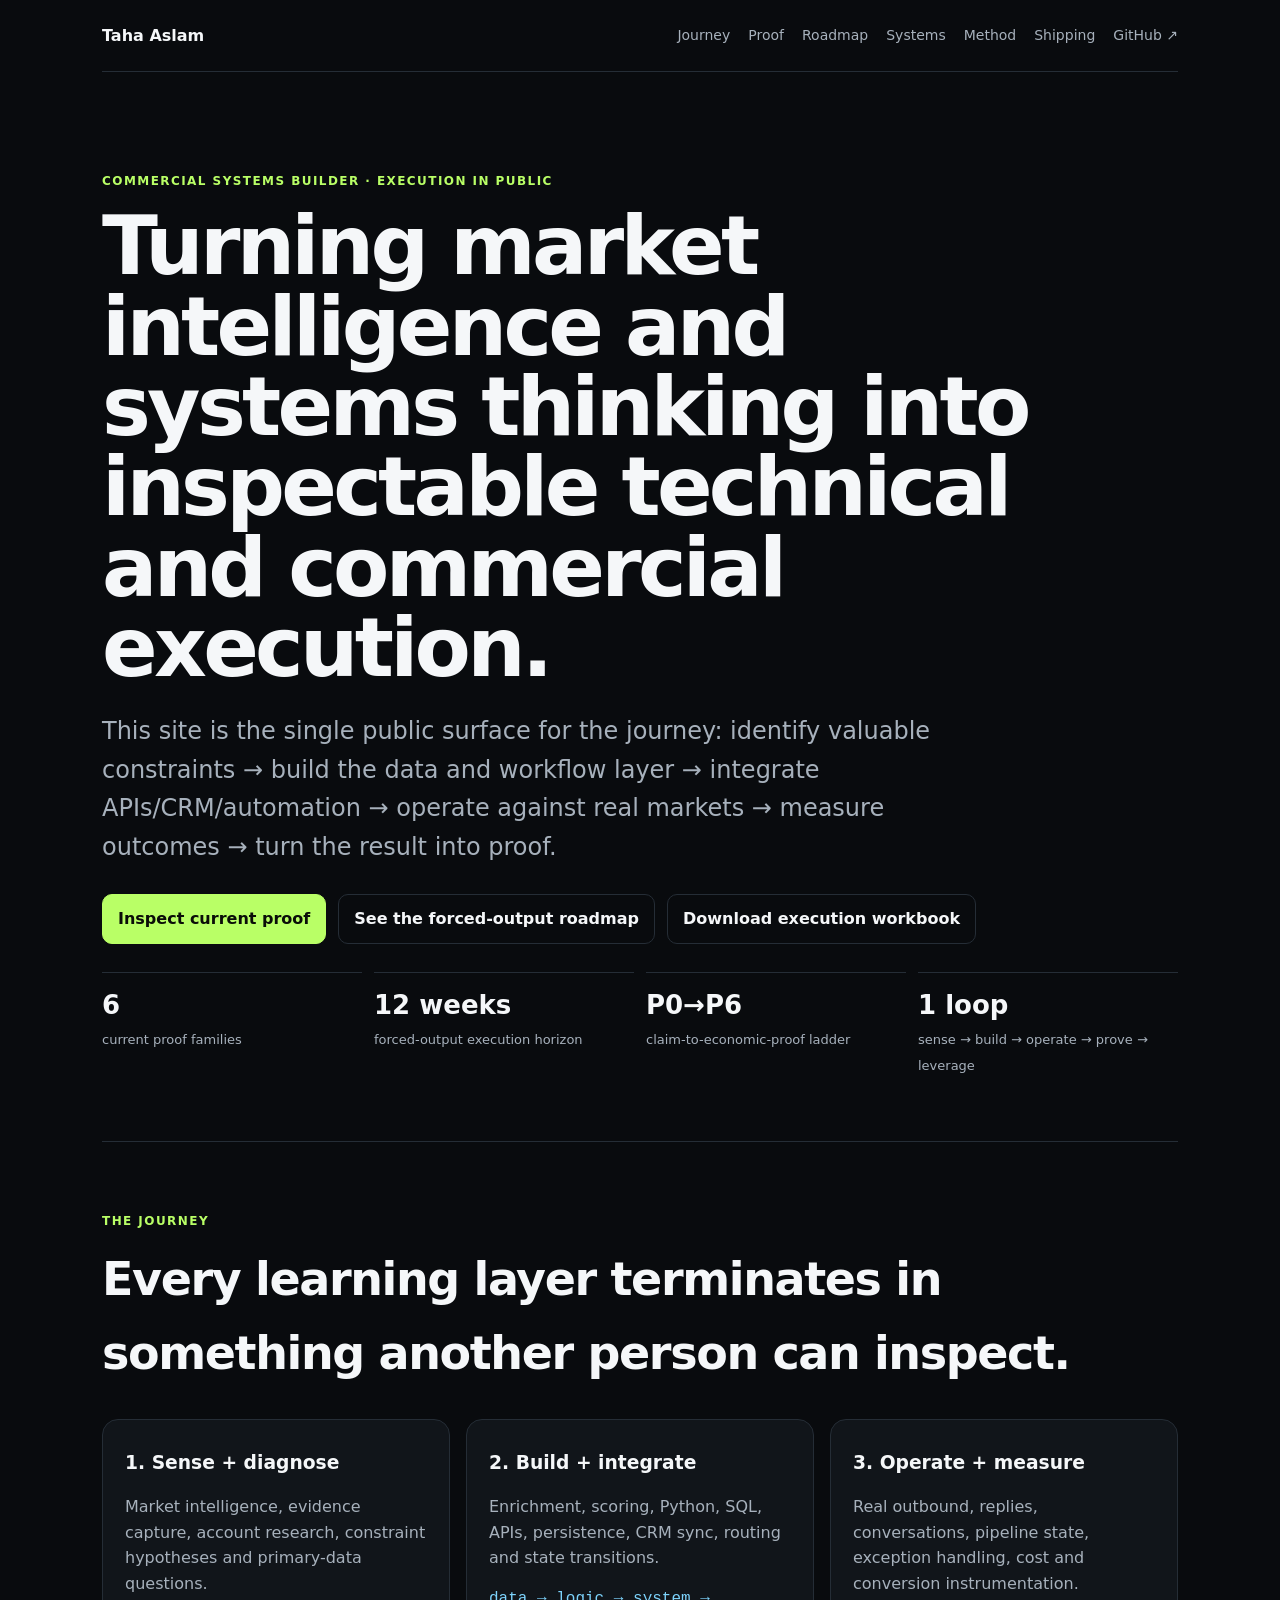
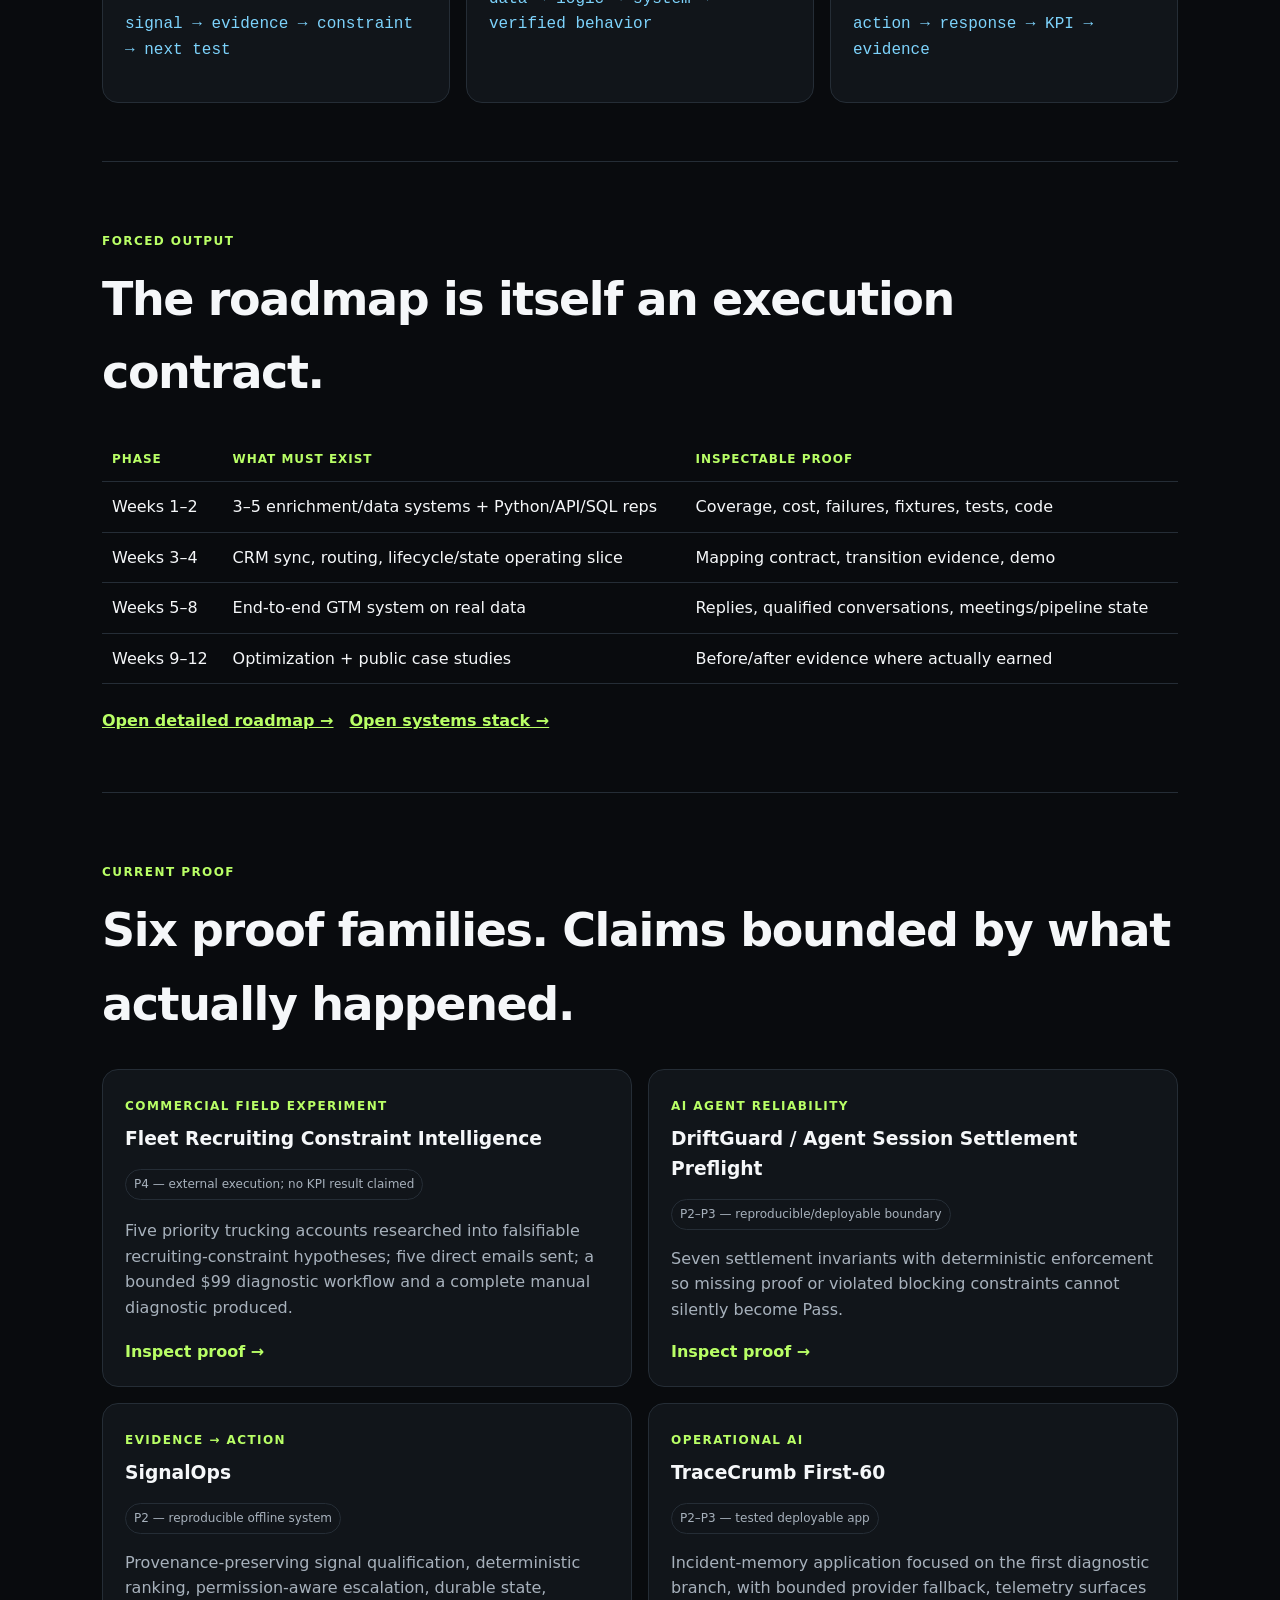
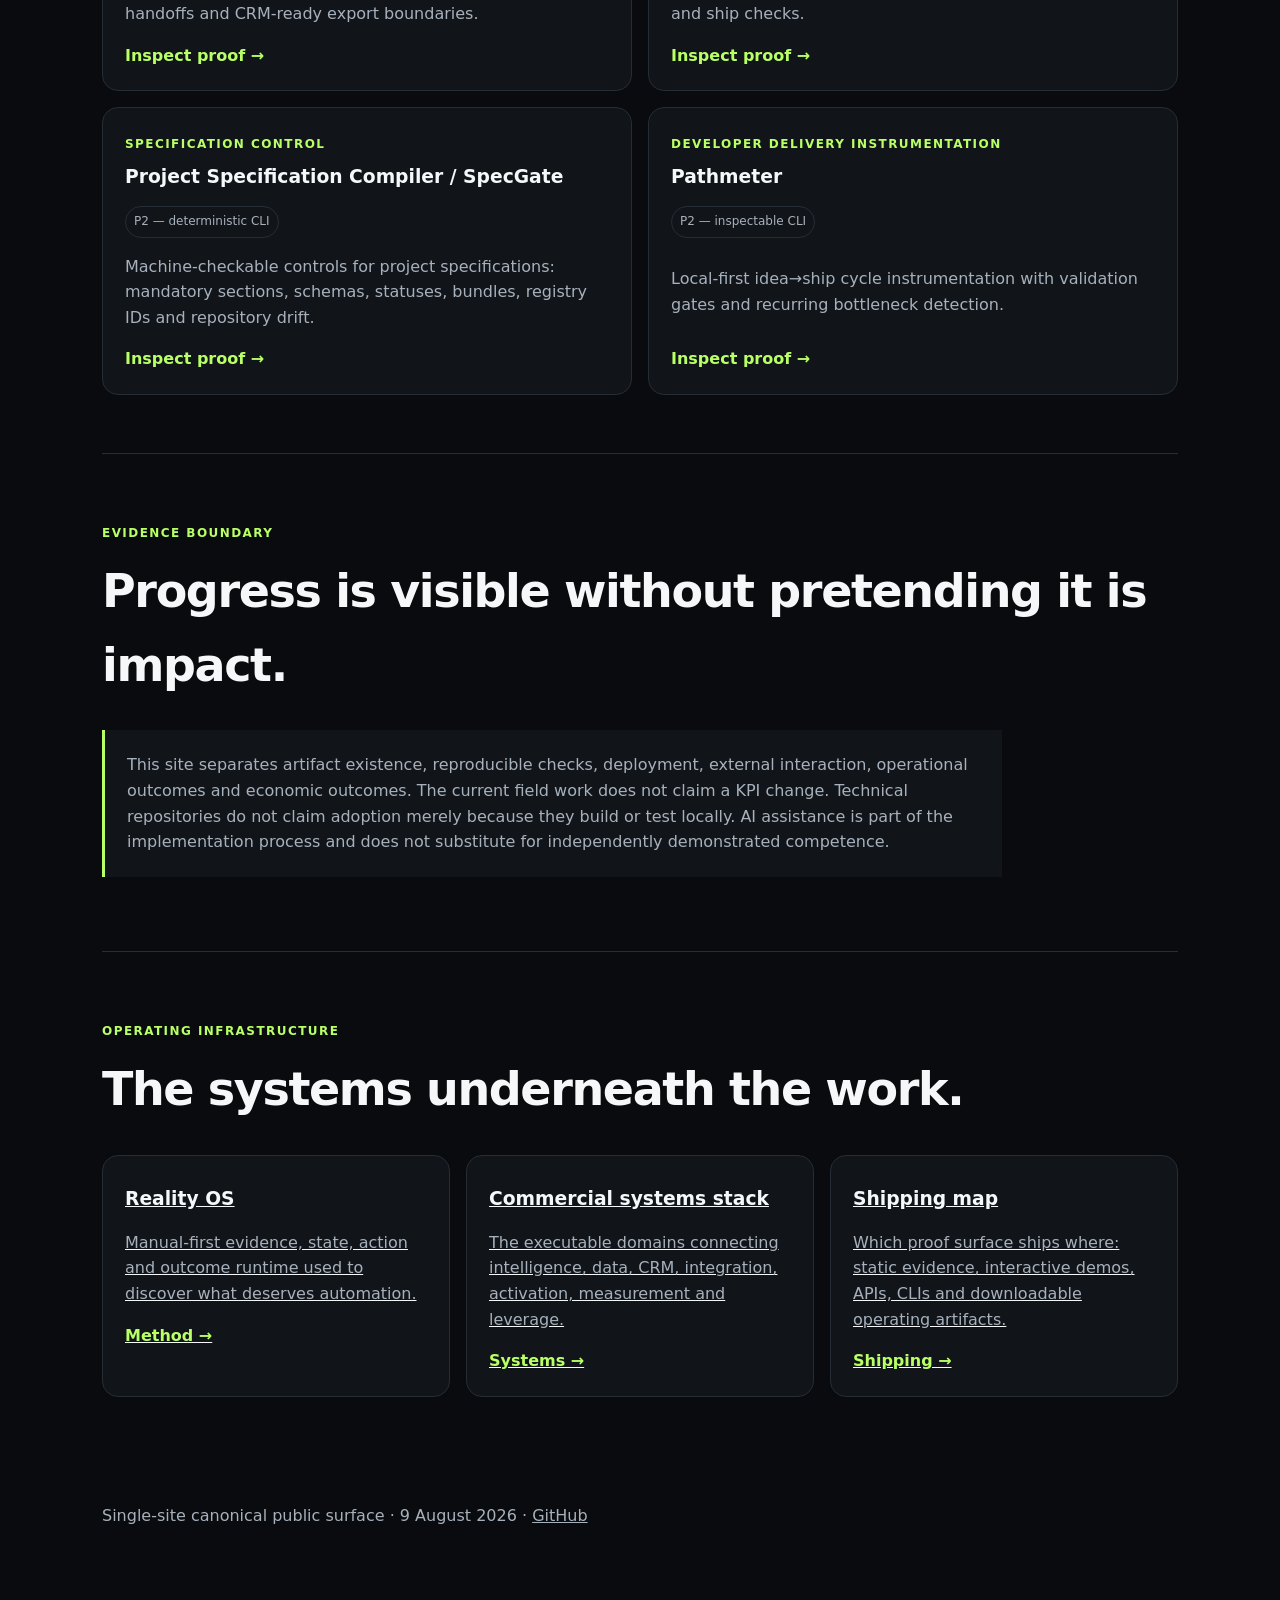
<file: index.html>
<!doctype html><html lang="en"><head><meta charset="utf-8"><meta name="viewport" content="width=device-width,initial-scale=1"><meta name="description" content="Taha Aslam — commercial systems journey from market intelligence through technical integration, GTM execution, measurement and proof."><title>Commercial Systems Journey — Taha Aslam</title><link rel="stylesheet" href="styles.css"></head><body><div class="wrap">
<nav><a class="brand" href="index.html">Taha Aslam</a><div class="links"><a href="#journey">Journey</a><a href="#work">Proof</a><a href="roadmap.html">Roadmap</a><a href="systems.html">Systems</a><a href="method/reality-os.html">Method</a><a href="shipping.html">Shipping</a><a href="https://github.com/leadingproblemsolver" target="_blank" rel="noopener">GitHub ↗</a></div></nav>
<header class="hero"><p class="eyebrow">Commercial systems builder · execution in public</p><h1>Turning market intelligence and systems thinking into inspectable technical and commercial execution.</h1><p class="lead">This site is the single public surface for the journey: identify valuable constraints → build the data and workflow layer → integrate APIs/CRM/automation → operate against real markets → measure outcomes → turn the result into proof.</p><div class="actions"><a class="btn primary" href="#work">Inspect current proof</a><a class="btn" href="roadmap.html">See the forced-output roadmap</a><a class="btn" href="downloads/execution-proof-operating-system.xlsx">Download execution workbook</a></div><div class="metricrow"><div class="metric"><b>6</b><span>current proof families</span></div><div class="metric"><b>12 weeks</b><span>forced-output execution horizon</span></div><div class="metric"><b>P0→P6</b><span>claim-to-economic-proof ladder</span></div><div class="metric"><b>1 loop</b><span>sense → build → operate → prove → leverage</span></div></div></header>
<section id="journey"><p class="eyebrow">The journey</p><h2>Every learning layer terminates in something another person can inspect.</h2><div class="grid3"><div class="panel"><h3>1. Sense + diagnose</h3><p class="muted">Market intelligence, evidence capture, account research, constraint hypotheses and primary-data questions.</p><p class="route">signal → evidence → constraint → next test</p></div><div class="panel"><h3>2. Build + integrate</h3><p class="muted">Enrichment, scoring, Python, SQL, APIs, persistence, CRM sync, routing and state transitions.</p><p class="route">data → logic → system → verified behavior</p></div><div class="panel"><h3>3. Operate + measure</h3><p class="muted">Real outbound, replies, conversations, pipeline state, exception handling, cost and conversion instrumentation.</p><p class="route">action → response → KPI → evidence</p></div></div></section>
<section><p class="eyebrow">Forced output</p><h2>The roadmap is itself an execution contract.</h2><table><tr><th>Phase</th><th>What must exist</th><th>Inspectable proof</th></tr><tr><td>Weeks 1–2</td><td>3–5 enrichment/data systems + Python/API/SQL reps</td><td>Coverage, cost, failures, fixtures, tests, code</td></tr><tr><td>Weeks 3–4</td><td>CRM sync, routing, lifecycle/state operating slice</td><td>Mapping contract, transition evidence, demo</td></tr><tr><td>Weeks 5–8</td><td>End-to-end GTM system on real data</td><td>Replies, qualified conversations, meetings/pipeline state</td></tr><tr><td>Weeks 9–12</td><td>Optimization + public case studies</td><td>Before/after evidence where actually earned</td></tr></table><div class="footer-nav"><a class="open" href="roadmap.html">Open detailed roadmap →</a><a class="open" href="systems.html">Open systems stack →</a></div></section>
<section id="work"><p class="eyebrow">Current proof</p><h2>Six proof families. Claims bounded by what actually happened.</h2><div class="proofs"><a class="proof" href="proof/trucking-constraint-intelligence.html"><div><span class="kicker">Commercial Field Experiment</span><h3>Fleet Recruiting Constraint Intelligence</h3><span class="status">P4 — external execution; no KPI result claimed</span></div><p>Five priority trucking accounts researched into falsifiable recruiting-constraint hypotheses; five direct emails sent; a bounded $99 diagnostic workflow and a complete manual diagnostic produced.</p><span class="open">Inspect proof →</span></a><a class="proof" href="proof/driftguard-agent-reliability.html"><div><span class="kicker">AI Agent Reliability</span><h3>DriftGuard / Agent Session Settlement Preflight</h3><span class="status">P2–P3 — reproducible/deployable boundary</span></div><p>Seven settlement invariants with deterministic enforcement so missing proof or violated blocking constraints cannot silently become Pass.</p><span class="open">Inspect proof →</span></a><a class="proof" href="proof/signalops.html"><div><span class="kicker">Evidence → Action</span><h3>SignalOps</h3><span class="status">P2 — reproducible offline system</span></div><p>Provenance-preserving signal qualification, deterministic ranking, permission-aware escalation, durable state, handoffs and CRM-ready export boundaries.</p><span class="open">Inspect proof →</span></a><a class="proof" href="proof/tracecrumb.html"><div><span class="kicker">Operational AI</span><h3>TraceCrumb First-60</h3><span class="status">P2–P3 — tested deployable app</span></div><p>Incident-memory application focused on the first diagnostic branch, with bounded provider fallback, telemetry surfaces and ship checks.</p><span class="open">Inspect proof →</span></a><a class="proof" href="proof/project-spec-compiler.html"><div><span class="kicker">Specification Control</span><h3>Project Specification Compiler / SpecGate</h3><span class="status">P2 — deterministic CLI</span></div><p>Machine-checkable controls for project specifications: mandatory sections, schemas, statuses, bundles, registry IDs and repository drift.</p><span class="open">Inspect proof →</span></a><a class="proof" href="proof/pathmeter.html"><div><span class="kicker">Developer Delivery Instrumentation</span><h3>Pathmeter</h3><span class="status">P2 — inspectable CLI</span></div><p>Local-first idea→ship cycle instrumentation with validation gates and recurring bottleneck detection.</p><span class="open">Inspect proof →</span></a></div></section>
<section><p class="eyebrow">Evidence boundary</p><h2>Progress is visible without pretending it is impact.</h2><p class="boundary">This site separates artifact existence, reproducible checks, deployment, external interaction, operational outcomes and economic outcomes. The current field work does not claim a KPI change. Technical repositories do not claim adoption merely because they build or test locally. AI assistance is part of the implementation process and does not substitute for independently demonstrated competence.</p></section>
<section><p class="eyebrow">Operating infrastructure</p><h2>The systems underneath the work.</h2><div class="grid3"><a class="card" href="method/reality-os.html"><h3>Reality OS</h3><p>Manual-first evidence, state, action and outcome runtime used to discover what deserves automation.</p><span class="open">Method →</span></a><a class="card" href="systems.html"><h3>Commercial systems stack</h3><p>The executable domains connecting intelligence, data, CRM, integration, activation, measurement and leverage.</p><span class="open">Systems →</span></a><a class="card" href="shipping.html"><h3>Shipping map</h3><p>Which proof surface ships where: static evidence, interactive demos, APIs, CLIs and downloadable operating artifacts.</p><span class="open">Shipping →</span></a></div></section>
<footer>Single-site canonical public surface · 9 August 2026 · <a href="https://github.com/leadingproblemsolver" target="_blank" rel="noopener">GitHub</a></footer>
</div></body></html>
</file>
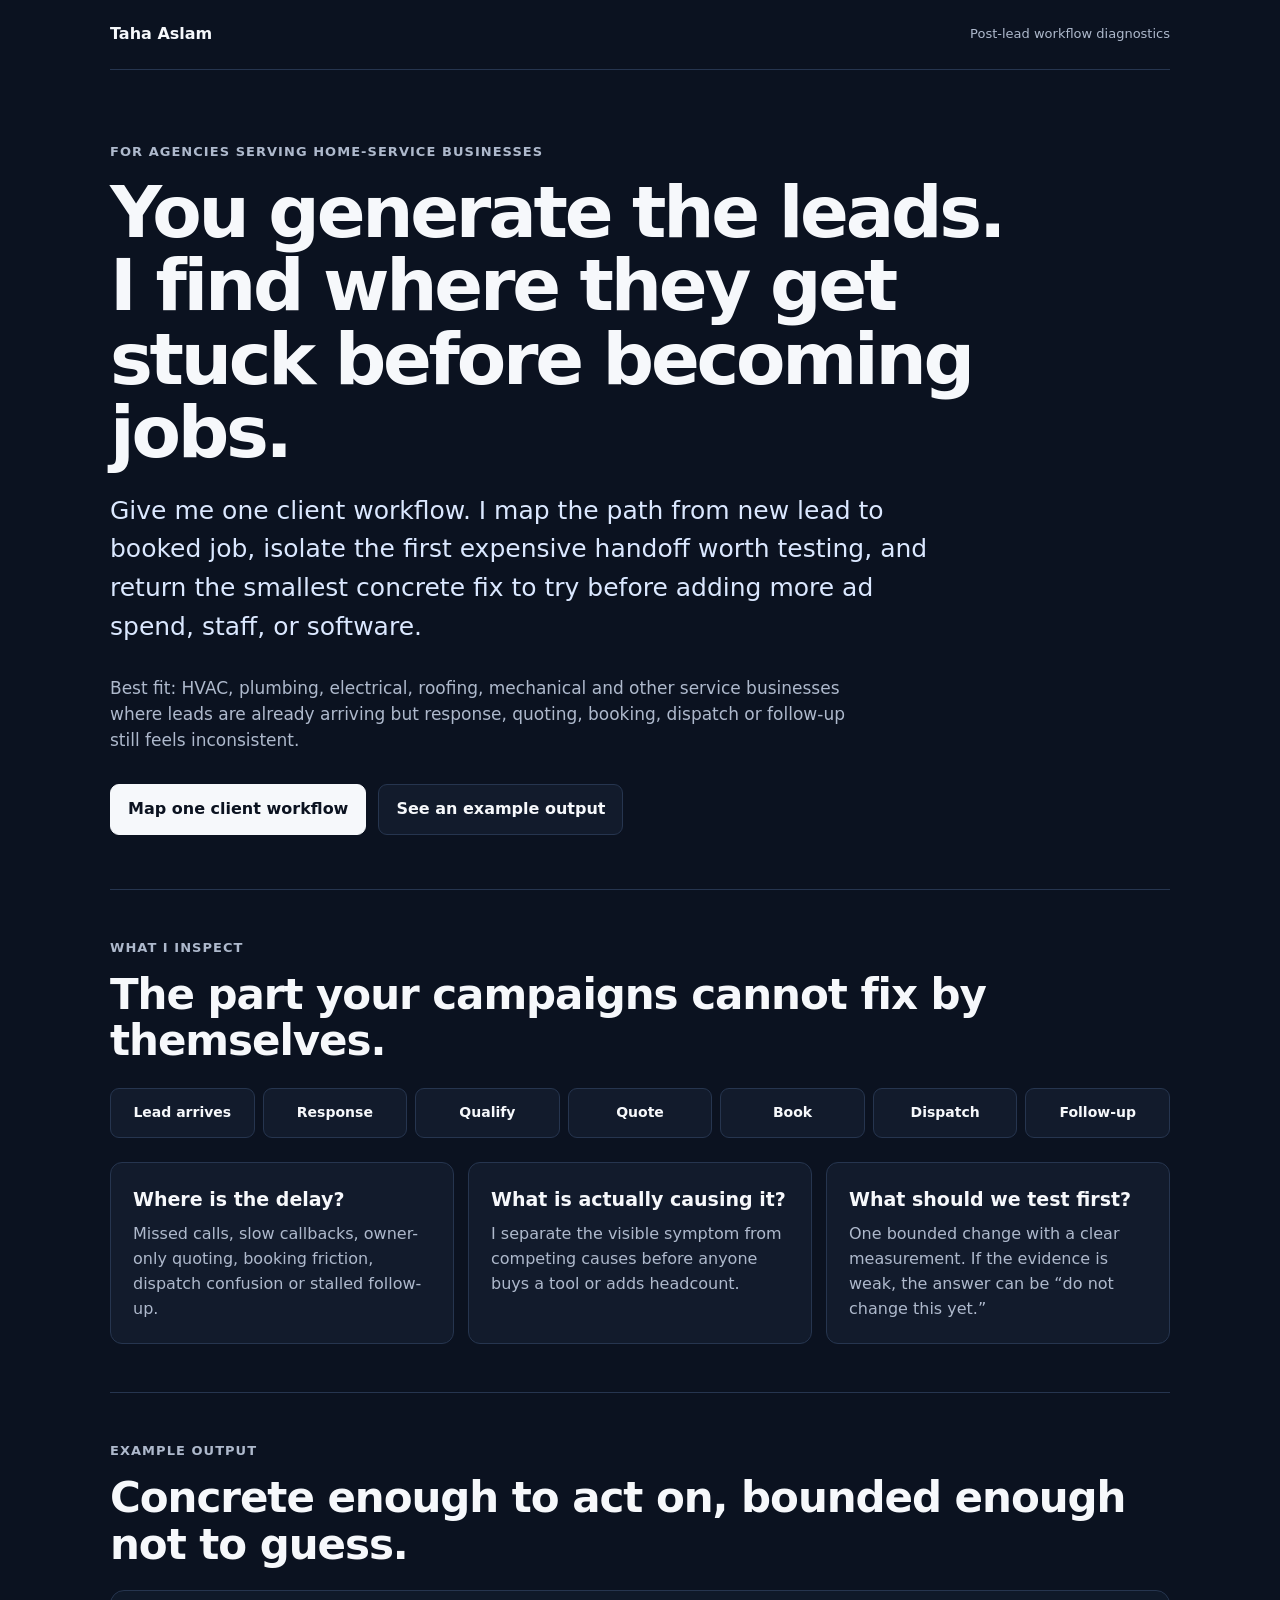
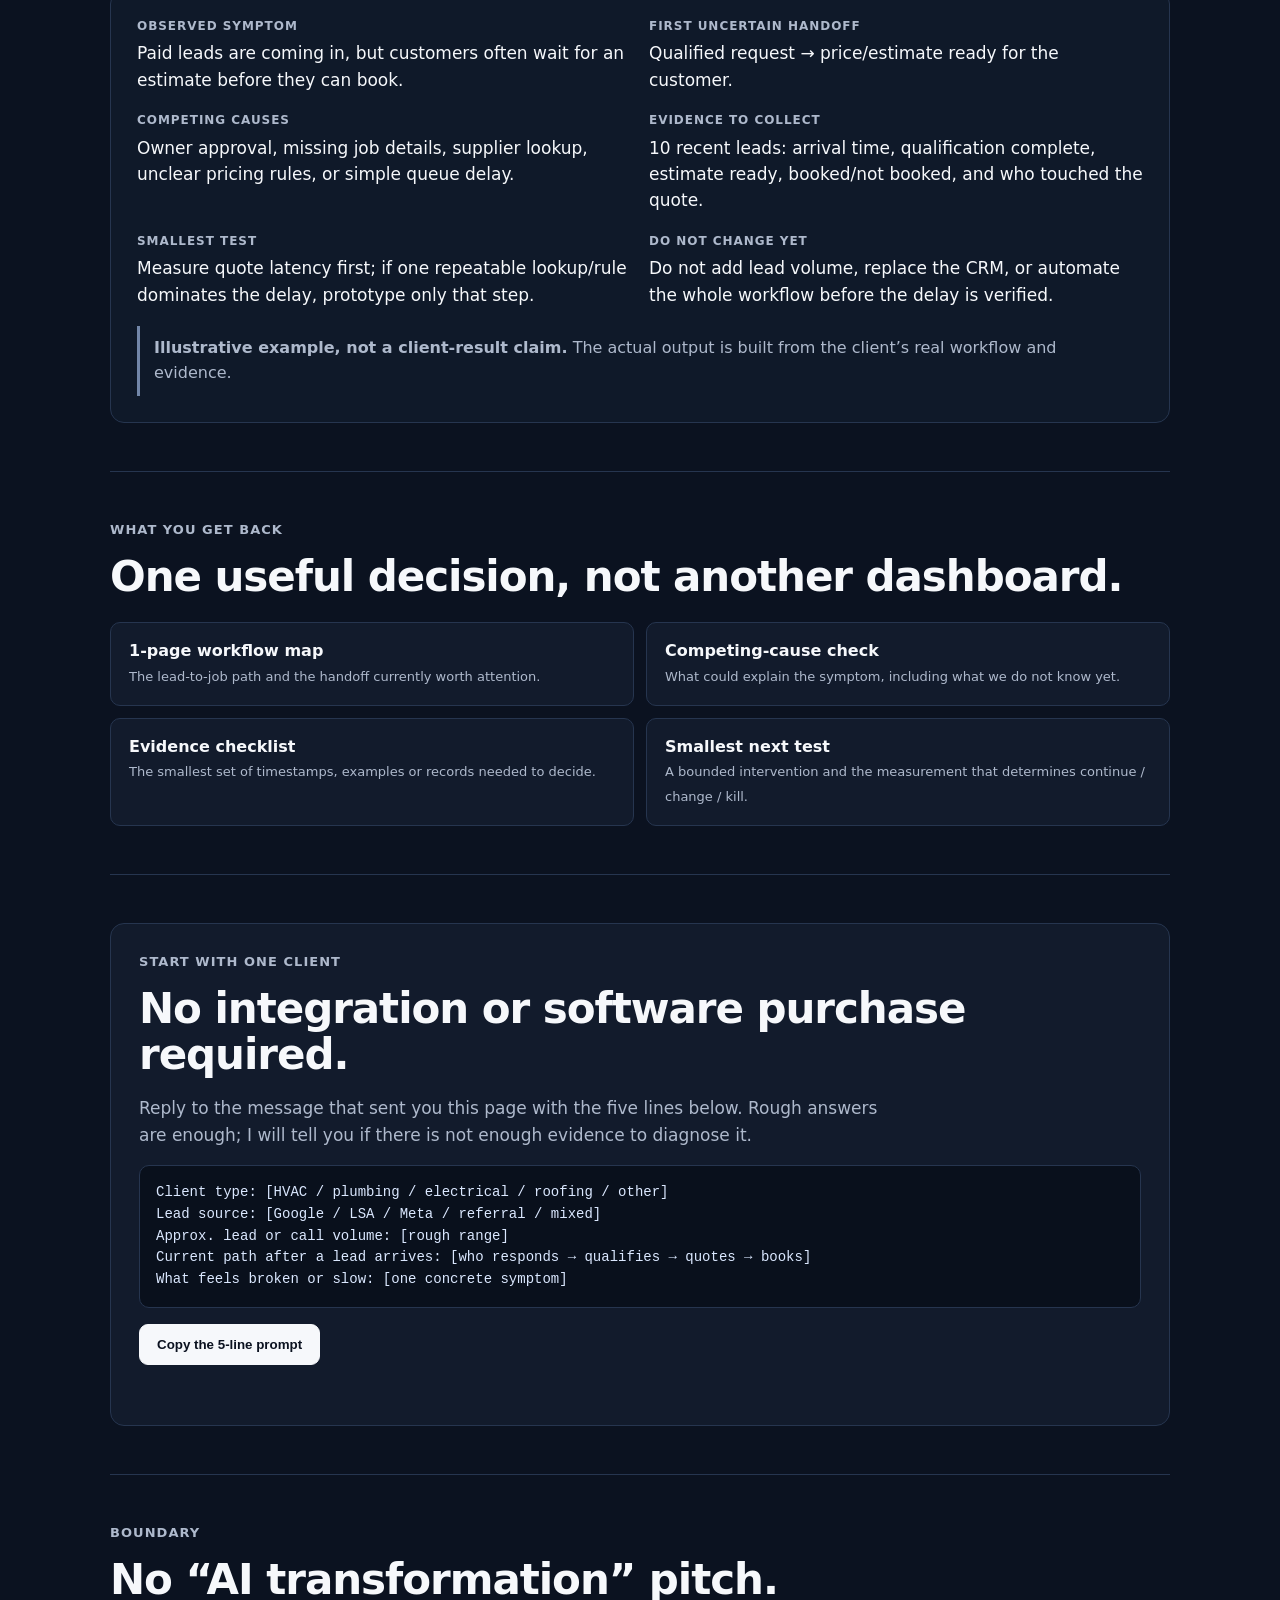
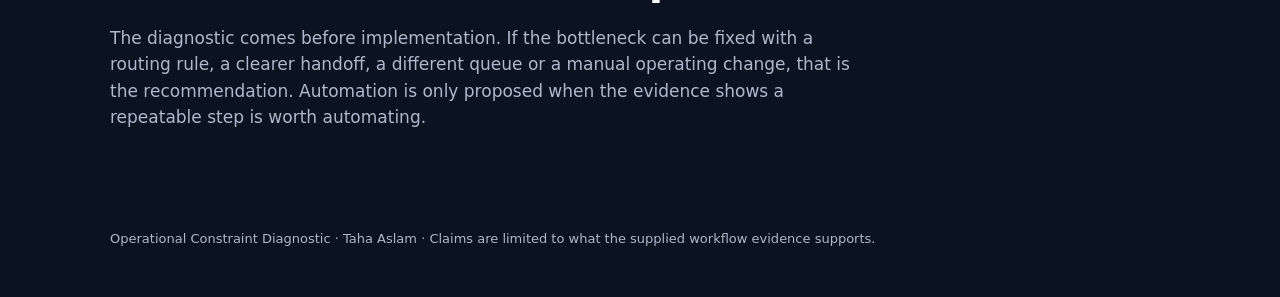
<file: diagnostic.html>
<!doctype html>
<html lang="en">
<head>
  <meta charset="utf-8">
  <meta name="viewport" content="width=device-width,initial-scale=1">
  <meta name="description" content="A concrete post-lead bottleneck diagnostic for home-service agencies and their clients.">
  <title>Post-Lead Bottleneck Check — Taha Aslam</title>
  <style>
    :root{--bg:#0b1220;--panel:#121b2c;--line:#26354f;--text:#f6f8fb;--muted:#aeb9cc;--accent:#dbe8ff;--max:1060px}
    *{box-sizing:border-box} body{margin:0;background:var(--bg);color:var(--text);font:16px/1.55 Inter,ui-sans-serif,system-ui,-apple-system,BlinkMacSystemFont,"Segoe UI",sans-serif}
    a{color:inherit} .wrap{width:min(var(--max),calc(100% - 36px));margin:auto}.nav{padding:22px 0;display:flex;justify-content:space-between;align-items:center;border-bottom:1px solid var(--line)}
    .brand{font-weight:750;text-decoration:none}.small{font-size:13px;color:var(--muted)}
    .hero{padding:72px 0 54px}.eyebrow{font-size:13px;font-weight:750;letter-spacing:.08em;text-transform:uppercase;color:var(--muted);margin:0 0 14px}
    h1{font-size:clamp(40px,7vw,72px);line-height:1.02;letter-spacing:-.045em;max-width:900px;margin:0 0 22px}.lead{font-size:clamp(19px,2.5vw,25px);max-width:820px;color:var(--accent);margin:0 0 28px}
    .support{max-width:760px;color:var(--muted);font-size:17px}.actions{display:flex;flex-wrap:wrap;gap:12px;margin-top:30px}.btn{border:1px solid var(--line);padding:12px 17px;border-radius:9px;text-decoration:none;font-weight:700;background:var(--panel);cursor:pointer;color:var(--text)}.btn.primary{background:var(--text);color:var(--bg);border-color:var(--text)}
    section{padding:48px 0;border-top:1px solid var(--line)}h2{font-size:clamp(28px,4vw,42px);letter-spacing:-.025em;line-height:1.1;margin:0 0 22px}.grid{display:grid;grid-template-columns:repeat(3,1fr);gap:14px}.card{background:var(--panel);border:1px solid var(--line);border-radius:12px;padding:22px}.card h3{font-size:19px;margin:0 0 8px}.card p{margin:0;color:var(--muted)}
    .flow{display:grid;grid-template-columns:repeat(7,1fr);gap:8px;margin:24px 0}.step{border:1px solid var(--line);border-radius:9px;padding:13px 8px;text-align:center;background:var(--panel);font-weight:650;font-size:14px}.arrow{display:none}
    .example{background:#0f1929;border:1px solid var(--line);border-radius:14px;padding:26px}.example-grid{display:grid;grid-template-columns:1fr 1fr;gap:18px}.label{font-size:12px;text-transform:uppercase;letter-spacing:.08em;color:var(--muted);font-weight:750}.value{font-size:17px;margin:5px 0 0}.note{border-left:3px solid #7286a8;padding:10px 14px;color:var(--muted);margin-top:18px}
    .deliverables{display:grid;grid-template-columns:1fr 1fr;gap:12px}.deliverable{padding:16px 18px;border:1px solid var(--line);border-radius:10px;background:var(--panel)}
    .cta{padding:28px;border:1px solid var(--line);border-radius:14px;background:var(--panel)}.prompt{white-space:pre-wrap;background:#09101c;border:1px solid var(--line);border-radius:10px;padding:16px;color:var(--accent);font-family:ui-monospace,SFMono-Regular,Menlo,monospace;font-size:14px;margin:16px 0}.status{min-height:24px;color:var(--muted);font-size:14px;margin-top:8px}footer{padding:34px 0 48px;color:var(--muted);font-size:13px}
    @media(max-width:800px){.grid,.example-grid,.deliverables{grid-template-columns:1fr}.flow{grid-template-columns:1fr 1fr}.hero{padding-top:48px}}
  </style>
</head>
<body>
<div class="wrap">
  <nav class="nav"><a class="brand" href="/">Taha Aslam</a><span class="small">Post-lead workflow diagnostics</span></nav>

  <header class="hero">
    <p class="eyebrow">For agencies serving home-service businesses</p>
    <h1>You generate the leads. I find where they get stuck before becoming jobs.</h1>
    <p class="lead">Give me one client workflow. I map the path from new lead to booked job, isolate the first expensive handoff worth testing, and return the smallest concrete fix to try before adding more ad spend, staff, or software.</p>
    <p class="support">Best fit: HVAC, plumbing, electrical, roofing, mechanical and other service businesses where leads are already arriving but response, quoting, booking, dispatch or follow-up still feels inconsistent.</p>
    <div class="actions"><a class="btn primary" href="#send">Map one client workflow</a><a class="btn" href="#example">See an example output</a></div>
  </header>

  <section>
    <p class="eyebrow">What I inspect</p>
    <h2>The part your campaigns cannot fix by themselves.</h2>
    <div class="flow" aria-label="Lead-to-job workflow">
      <div class="step">Lead arrives</div><div class="step">Response</div><div class="step">Qualify</div><div class="step">Quote</div><div class="step">Book</div><div class="step">Dispatch</div><div class="step">Follow-up</div>
    </div>
    <div class="grid">
      <div class="card"><h3>Where is the delay?</h3><p>Missed calls, slow callbacks, owner-only quoting, booking friction, dispatch confusion or stalled follow-up.</p></div>
      <div class="card"><h3>What is actually causing it?</h3><p>I separate the visible symptom from competing causes before anyone buys a tool or adds headcount.</p></div>
      <div class="card"><h3>What should we test first?</h3><p>One bounded change with a clear measurement. If the evidence is weak, the answer can be “do not change this yet.”</p></div>
    </div>
  </section>

  <section id="example">
    <p class="eyebrow">Example output</p>
    <h2>Concrete enough to act on, bounded enough not to guess.</h2>
    <div class="example">
      <div class="example-grid">
        <div><div class="label">Observed symptom</div><p class="value">Paid leads are coming in, but customers often wait for an estimate before they can book.</p></div>
        <div><div class="label">First uncertain handoff</div><p class="value">Qualified request → price/estimate ready for the customer.</p></div>
        <div><div class="label">Competing causes</div><p class="value">Owner approval, missing job details, supplier lookup, unclear pricing rules, or simple queue delay.</p></div>
        <div><div class="label">Evidence to collect</div><p class="value">10 recent leads: arrival time, qualification complete, estimate ready, booked/not booked, and who touched the quote.</p></div>
        <div><div class="label">Smallest test</div><p class="value">Measure quote latency first; if one repeatable lookup/rule dominates the delay, prototype only that step.</p></div>
        <div><div class="label">Do not change yet</div><p class="value">Do not add lead volume, replace the CRM, or automate the whole workflow before the delay is verified.</p></div>
      </div>
      <div class="note"><strong>Illustrative example, not a client-result claim.</strong> The actual output is built from the client’s real workflow and evidence.</div>
    </div>
  </section>

  <section>
    <p class="eyebrow">What you get back</p>
    <h2>One useful decision, not another dashboard.</h2>
    <div class="deliverables">
      <div class="deliverable"><strong>1-page workflow map</strong><br><span class="small">The lead-to-job path and the handoff currently worth attention.</span></div>
      <div class="deliverable"><strong>Competing-cause check</strong><br><span class="small">What could explain the symptom, including what we do not know yet.</span></div>
      <div class="deliverable"><strong>Evidence checklist</strong><br><span class="small">The smallest set of timestamps, examples or records needed to decide.</span></div>
      <div class="deliverable"><strong>Smallest next test</strong><br><span class="small">A bounded intervention and the measurement that determines continue / change / kill.</span></div>
    </div>
  </section>

  <section id="send">
    <div class="cta">
      <p class="eyebrow">Start with one client</p>
      <h2 style="margin-bottom:12px">No integration or software purchase required.</h2>
      <p class="support">Reply to the message that sent you this page with the five lines below. Rough answers are enough; I will tell you if there is not enough evidence to diagnose it.</p>
      <div id="prompt" class="prompt">Client type: [HVAC / plumbing / electrical / roofing / other]
Lead source: [Google / LSA / Meta / referral / mixed]
Approx. lead or call volume: [rough range]
Current path after a lead arrives: [who responds → qualifies → quotes → books]
What feels broken or slow: [one concrete symptom]</div>
      <button class="btn primary" type="button" onclick="copyPrompt()">Copy the 5-line prompt</button>
      <div id="status" class="status" aria-live="polite"></div>
    </div>
  </section>

  <section>
    <p class="eyebrow">Boundary</p>
    <h2>No “AI transformation” pitch.</h2>
    <p class="support">The diagnostic comes before implementation. If the bottleneck can be fixed with a routing rule, a clearer handoff, a different queue or a manual operating change, that is the recommendation. Automation is only proposed when the evidence shows a repeatable step is worth automating.</p>
  </section>

  <footer>Operational Constraint Diagnostic · Taha Aslam · Claims are limited to what the supplied workflow evidence supports.</footer>
</div>
<script>
function copyPrompt(){
  const text=document.getElementById('prompt').innerText;
  const status=document.getElementById('status');
  if(navigator.clipboard&&window.isSecureContext){navigator.clipboard.writeText(text).then(()=>status.textContent='Copied — paste it into your reply.').catch(()=>status.textContent='Select the five lines above and copy them.');}
  else{status.textContent='Select the five lines above and copy them.';}
}
</script>
</body>
</html>
</file>
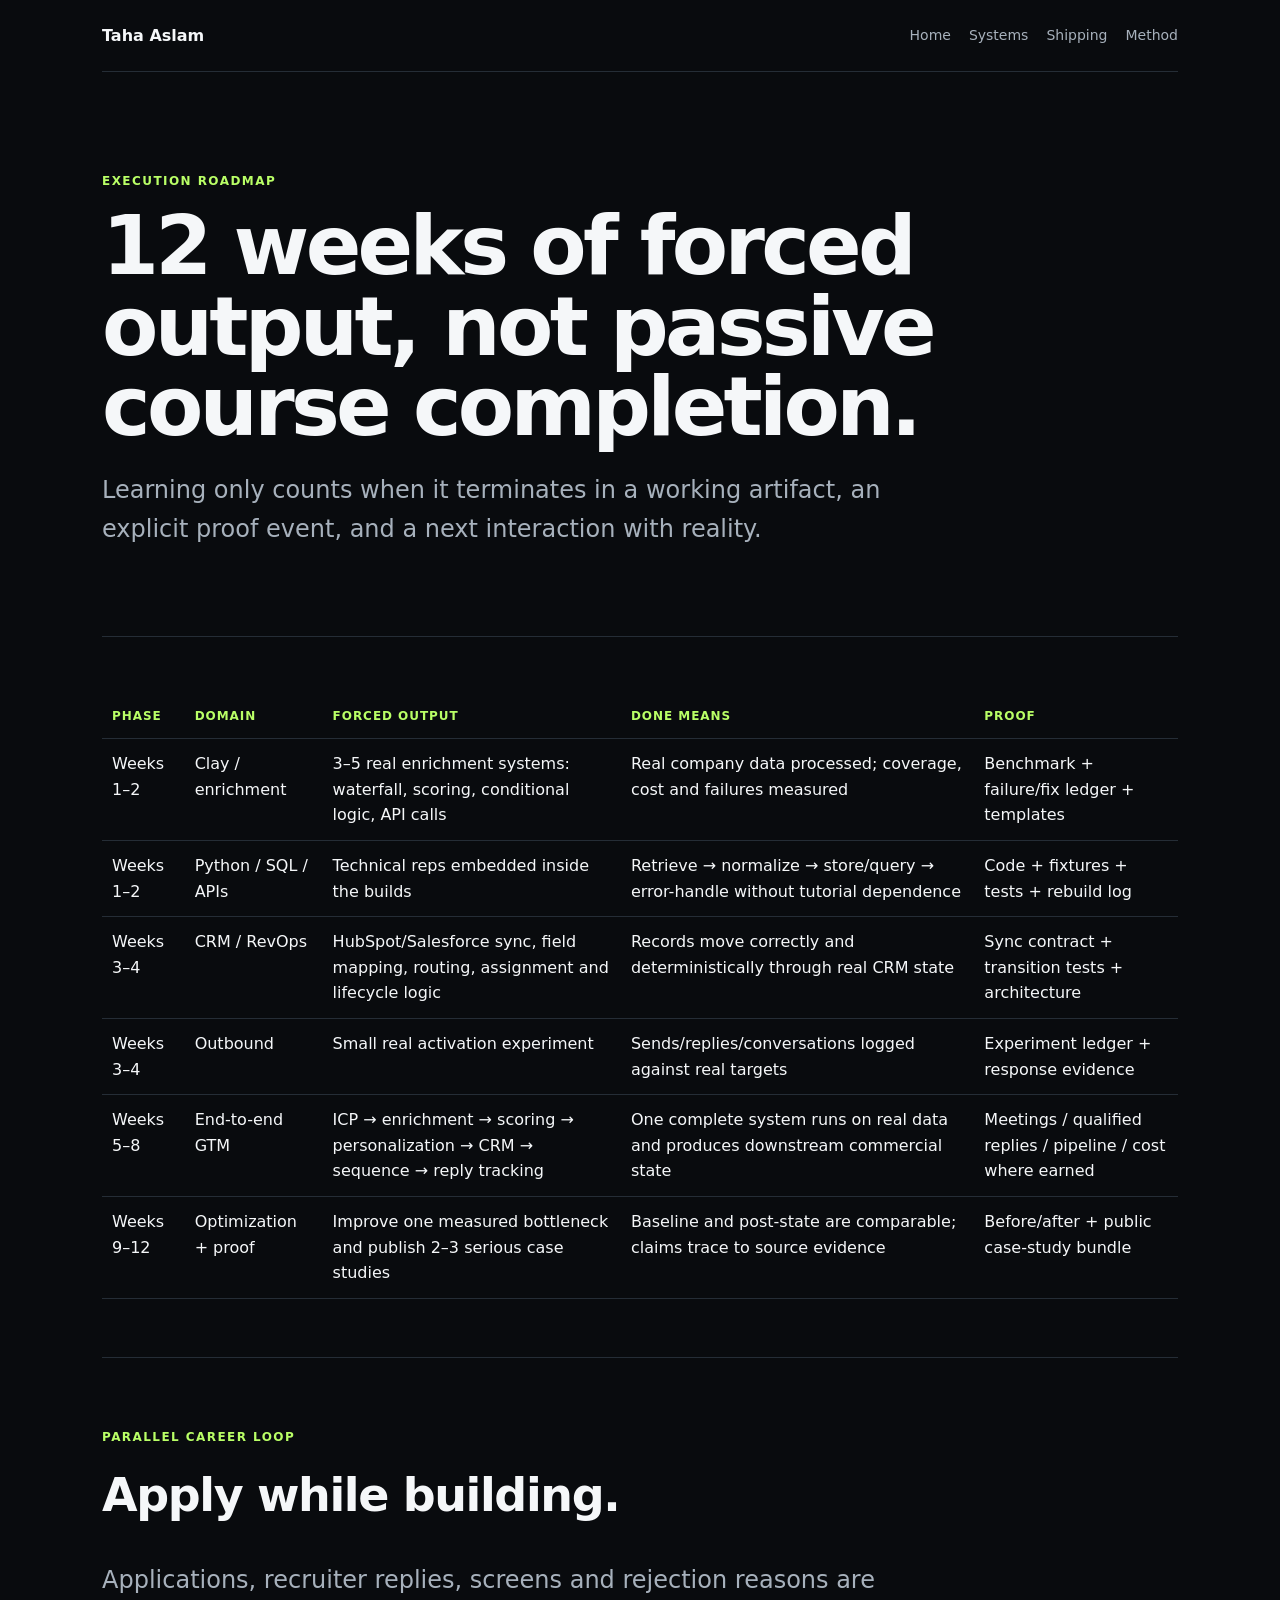
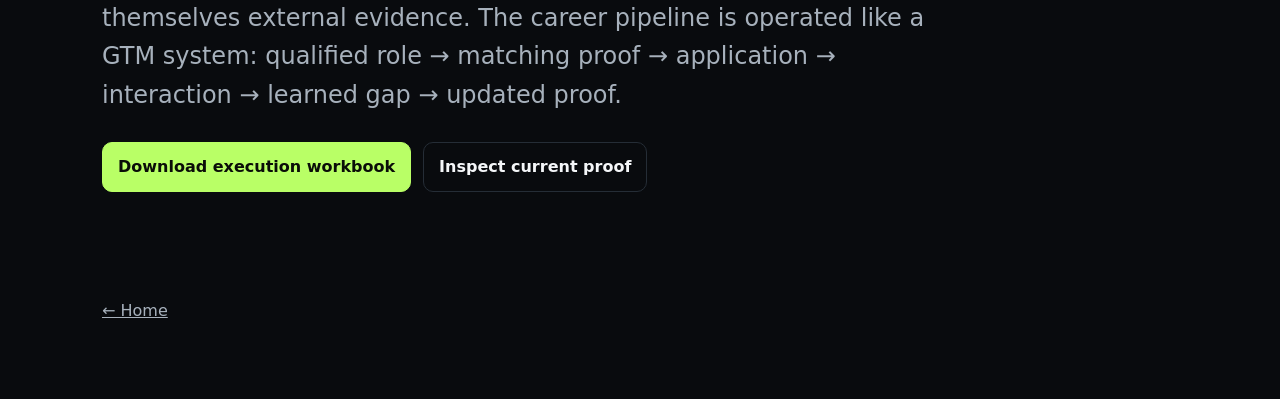
<file: roadmap.html>
<!doctype html><html lang="en"><head><meta charset="utf-8"><meta name="viewport" content="width=device-width,initial-scale=1"><title>12-Week Forced-Output Roadmap</title><link rel="stylesheet" href="styles.css"></head><body><div class="wrap"><nav><a class="brand" href="index.html">Taha Aslam</a><div class="links"><a href="index.html">Home</a><a href="systems.html">Systems</a><a href="shipping.html">Shipping</a><a href="method/reality-os.html">Method</a></div></nav><header class="hero"><p class="eyebrow">Execution roadmap</p><h1>12 weeks of forced output, not passive course completion.</h1><p class="lead">Learning only counts when it terminates in a working artifact, an explicit proof event, and a next interaction with reality.</p></header><section><table><tr><th>Phase</th><th>Domain</th><th>Forced output</th><th>Done means</th><th>Proof</th></tr><tr><td>Weeks 1–2</td><td>Clay / enrichment</td><td>3–5 real enrichment systems: waterfall, scoring, conditional logic, API calls</td><td>Real company data processed; coverage, cost and failures measured</td><td>Benchmark + failure/fix ledger + templates</td></tr><tr><td>Weeks 1–2</td><td>Python / SQL / APIs</td><td>Technical reps embedded inside the builds</td><td>Retrieve → normalize → store/query → error-handle without tutorial dependence</td><td>Code + fixtures + tests + rebuild log</td></tr><tr><td>Weeks 3–4</td><td>CRM / RevOps</td><td>HubSpot/Salesforce sync, field mapping, routing, assignment and lifecycle logic</td><td>Records move correctly and deterministically through real CRM state</td><td>Sync contract + transition tests + architecture</td></tr><tr><td>Weeks 3–4</td><td>Outbound</td><td>Small real activation experiment</td><td>Sends/replies/conversations logged against real targets</td><td>Experiment ledger + response evidence</td></tr><tr><td>Weeks 5–8</td><td>End-to-end GTM</td><td>ICP → enrichment → scoring → personalization → CRM → sequence → reply tracking</td><td>One complete system runs on real data and produces downstream commercial state</td><td>Meetings / qualified replies / pipeline / cost where earned</td></tr><tr><td>Weeks 9–12</td><td>Optimization + proof</td><td>Improve one measured bottleneck and publish 2–3 serious case studies</td><td>Baseline and post-state are comparable; claims trace to source evidence</td><td>Before/after + public case-study bundle</td></tr></table></section><section><p class="eyebrow">Parallel career loop</p><h2>Apply while building.</h2><p class="lead">Applications, recruiter replies, screens and rejection reasons are themselves external evidence. The career pipeline is operated like a GTM system: qualified role → matching proof → application → interaction → learned gap → updated proof.</p><div class="actions"><a class="btn primary" href="downloads/execution-proof-operating-system.xlsx">Download execution workbook</a><a class="btn" href="index.html#work">Inspect current proof</a></div></section><footer><a href="index.html">← Home</a></footer></div></body></html>
</file>
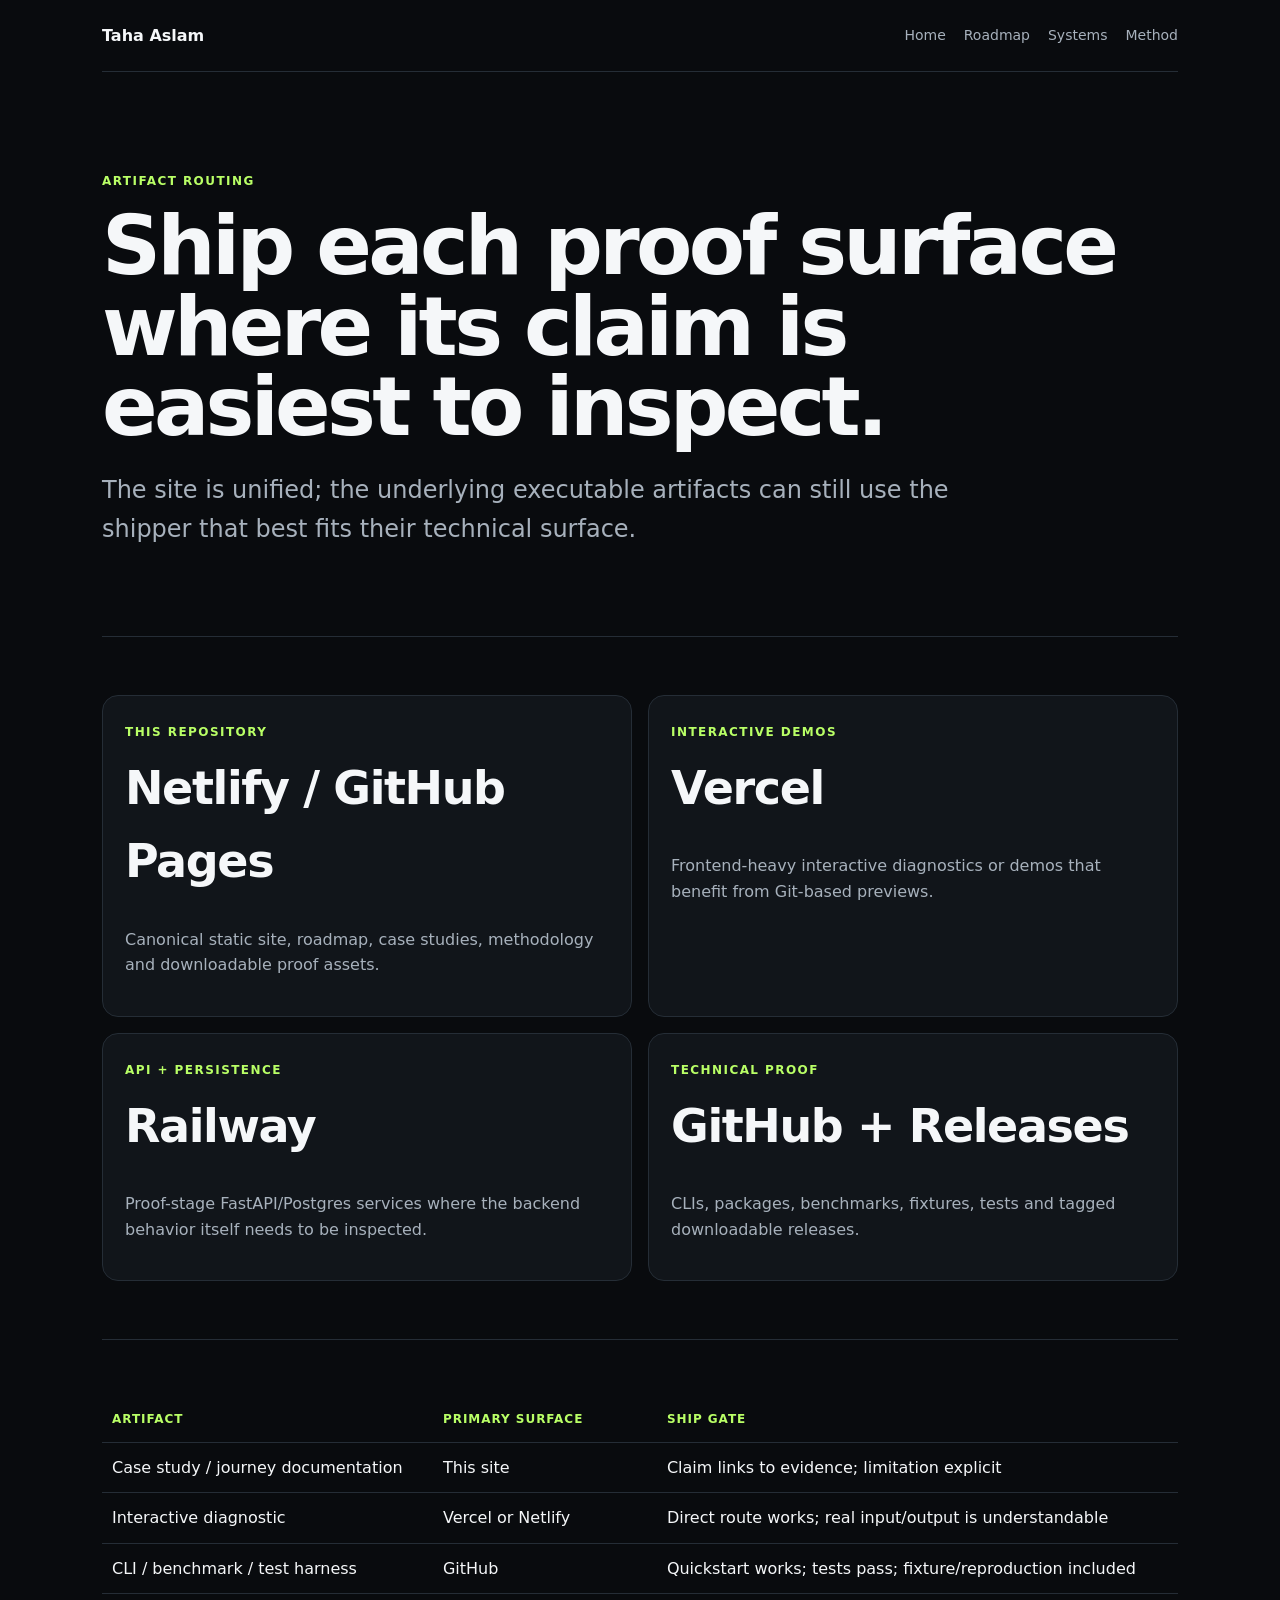
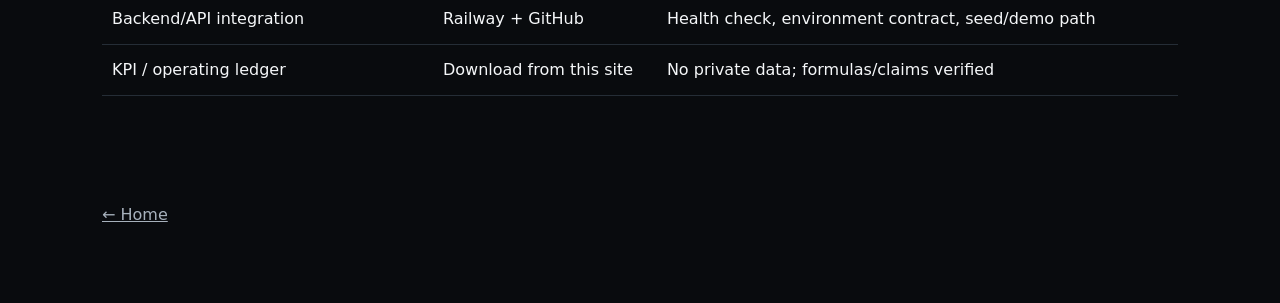
<file: shipping.html>
<!doctype html><html lang="en"><head><meta charset="utf-8"><meta name="viewport" content="width=device-width,initial-scale=1"><title>Shipping Map</title><link rel="stylesheet" href="styles.css"></head><body><div class="wrap"><nav><a class="brand" href="index.html">Taha Aslam</a><div class="links"><a href="index.html">Home</a><a href="roadmap.html">Roadmap</a><a href="systems.html">Systems</a><a href="method/reality-os.html">Method</a></div></nav><header class="hero"><p class="eyebrow">Artifact routing</p><h1>Ship each proof surface where its claim is easiest to inspect.</h1><p class="lead">The site is unified; the underlying executable artifacts can still use the shipper that best fits their technical surface.</p></header><section><div class="grid"><div class="card"><span class="tag">This repository</span><h2>Netlify / GitHub Pages</h2><p>Canonical static site, roadmap, case studies, methodology and downloadable proof assets.</p></div><div class="card"><span class="tag">Interactive demos</span><h2>Vercel</h2><p>Frontend-heavy interactive diagnostics or demos that benefit from Git-based previews.</p></div><div class="card"><span class="tag">API + persistence</span><h2>Railway</h2><p>Proof-stage FastAPI/Postgres services where the backend behavior itself needs to be inspected.</p></div><div class="card"><span class="tag">Technical proof</span><h2>GitHub + Releases</h2><p>CLIs, packages, benchmarks, fixtures, tests and tagged downloadable releases.</p></div></div></section><section><table><tr><th>Artifact</th><th>Primary surface</th><th>Ship gate</th></tr><tr><td>Case study / journey documentation</td><td>This site</td><td>Claim links to evidence; limitation explicit</td></tr><tr><td>Interactive diagnostic</td><td>Vercel or Netlify</td><td>Direct route works; real input/output is understandable</td></tr><tr><td>CLI / benchmark / test harness</td><td>GitHub</td><td>Quickstart works; tests pass; fixture/reproduction included</td></tr><tr><td>Backend/API integration</td><td>Railway + GitHub</td><td>Health check, environment contract, seed/demo path</td></tr><tr><td>KPI / operating ledger</td><td>Download from this site</td><td>No private data; formulas/claims verified</td></tr></table></section><footer><a href="index.html">← Home</a></footer></div></body></html>
</file>
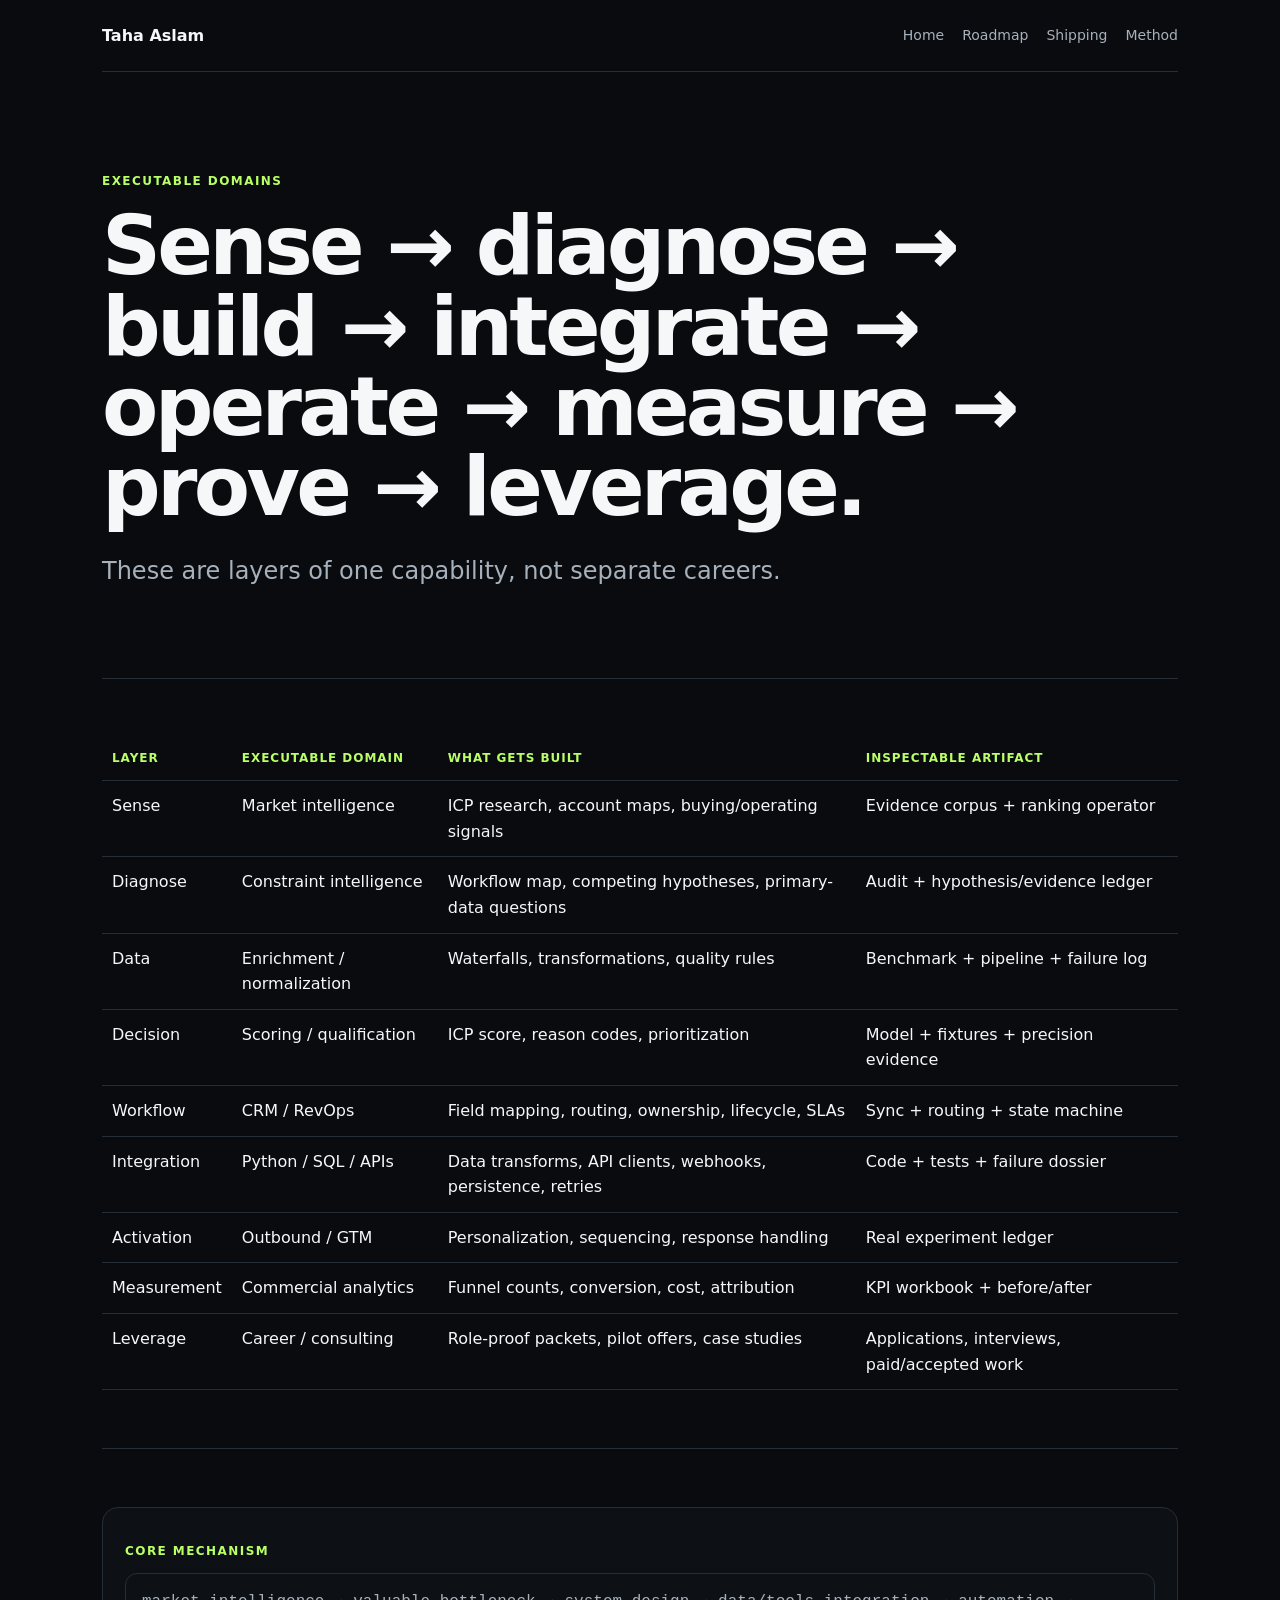
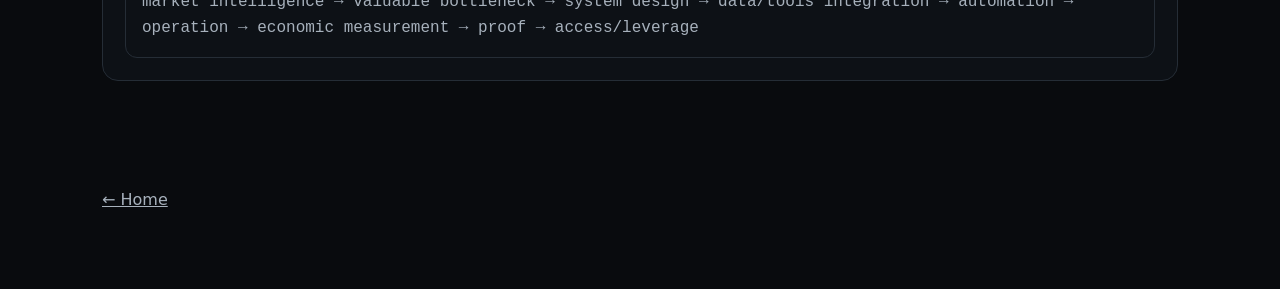
<file: systems.html>
<!doctype html><html lang="en"><head><meta charset="utf-8"><meta name="viewport" content="width=device-width,initial-scale=1"><title>Commercial Systems Stack</title><link rel="stylesheet" href="styles.css"></head><body><div class="wrap"><nav><a class="brand" href="index.html">Taha Aslam</a><div class="links"><a href="index.html">Home</a><a href="roadmap.html">Roadmap</a><a href="shipping.html">Shipping</a><a href="method/reality-os.html">Method</a></div></nav><header class="hero"><p class="eyebrow">Executable domains</p><h1>Sense → diagnose → build → integrate → operate → measure → prove → leverage.</h1><p class="lead">These are layers of one capability, not separate careers.</p></header><section><table><tr><th>Layer</th><th>Executable domain</th><th>What gets built</th><th>Inspectable artifact</th></tr><tr><td>Sense</td><td>Market intelligence</td><td>ICP research, account maps, buying/operating signals</td><td>Evidence corpus + ranking operator</td></tr><tr><td>Diagnose</td><td>Constraint intelligence</td><td>Workflow map, competing hypotheses, primary-data questions</td><td>Audit + hypothesis/evidence ledger</td></tr><tr><td>Data</td><td>Enrichment / normalization</td><td>Waterfalls, transformations, quality rules</td><td>Benchmark + pipeline + failure log</td></tr><tr><td>Decision</td><td>Scoring / qualification</td><td>ICP score, reason codes, prioritization</td><td>Model + fixtures + precision evidence</td></tr><tr><td>Workflow</td><td>CRM / RevOps</td><td>Field mapping, routing, ownership, lifecycle, SLAs</td><td>Sync + routing + state machine</td></tr><tr><td>Integration</td><td>Python / SQL / APIs</td><td>Data transforms, API clients, webhooks, persistence, retries</td><td>Code + tests + failure dossier</td></tr><tr><td>Activation</td><td>Outbound / GTM</td><td>Personalization, sequencing, response handling</td><td>Real experiment ledger</td></tr><tr><td>Measurement</td><td>Commercial analytics</td><td>Funnel counts, conversion, cost, attribution</td><td>KPI workbook + before/after</td></tr><tr><td>Leverage</td><td>Career / consulting</td><td>Role-proof packets, pilot offers, case studies</td><td>Applications, interviews, paid/accepted work</td></tr></table></section><section><div class="callout"><p class="eyebrow">Core mechanism</p><div class="proofline">market intelligence → valuable bottleneck → system design → data/tools integration → automation → operation → economic measurement → proof → access/leverage</div></div></section><footer><a href="index.html">← Home</a></footer></div></body></html>
</file>
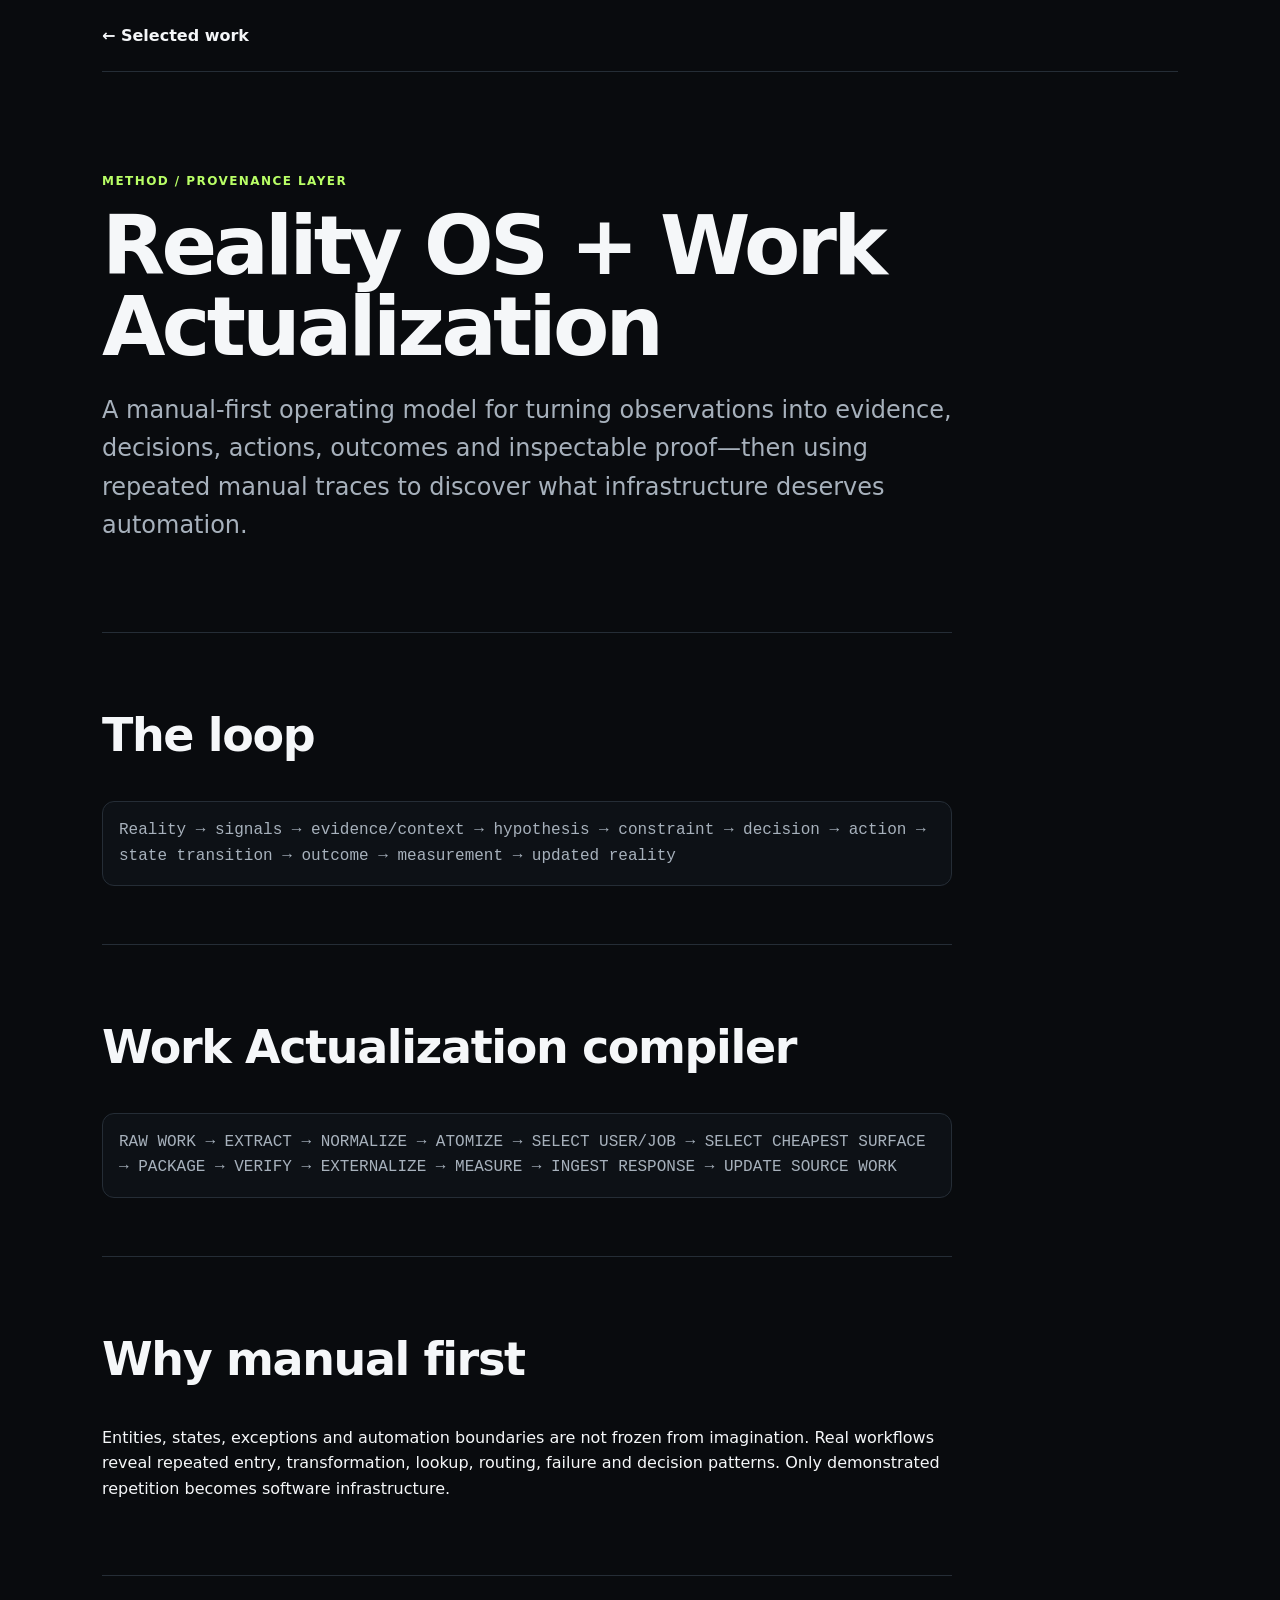
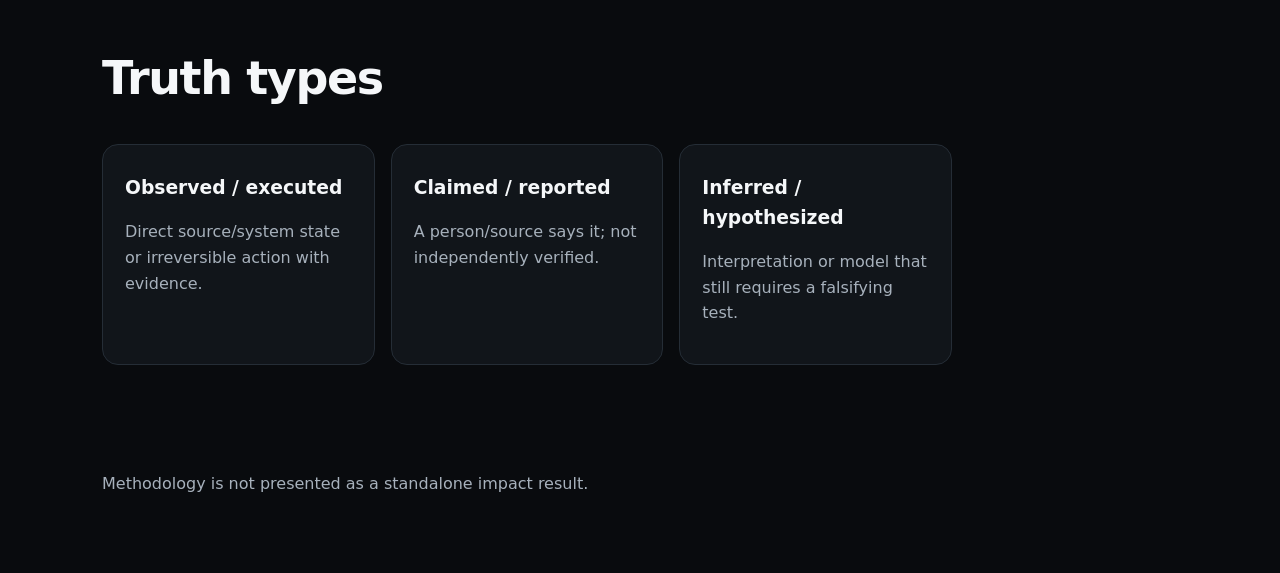
<file: method/reality-os.html>
<!doctype html><html lang="en"><head><meta charset="utf-8"><meta name="viewport" content="width=device-width,initial-scale=1"><title>Reality OS / Work Actualization Method</title><link rel="stylesheet" href="../styles.css"></head><body><div class="wrap"><nav><a class="brand" href="../index.html">← Selected work</a></nav><header class="hero case"><p class="eyebrow">Method / provenance layer</p><h1>Reality OS + Work Actualization</h1><p class="lead">A manual-first operating model for turning observations into evidence, decisions, actions, outcomes and inspectable proof—then using repeated manual traces to discover what infrastructure deserves automation.</p></header><section class="case"><h2>The loop</h2><div class="proofline">Reality → signals → evidence/context → hypothesis → constraint → decision → action → state transition → outcome → measurement → updated reality</div></section><section class="case"><h2>Work Actualization compiler</h2><div class="proofline">RAW WORK → EXTRACT → NORMALIZE → ATOMIZE → SELECT USER/JOB → SELECT CHEAPEST SURFACE → PACKAGE → VERIFY → EXTERNALIZE → MEASURE → INGEST RESPONSE → UPDATE SOURCE WORK</div></section><section class="case"><h2>Why manual first</h2><p>Entities, states, exceptions and automation boundaries are not frozen from imagination. Real workflows reveal repeated entry, transformation, lookup, routing, failure and decision patterns. Only demonstrated repetition becomes software infrastructure.</p></section><section class="case"><h2>Truth types</h2><div class="grid3"><div class="panel"><h3>Observed / executed</h3><p class="muted">Direct source/system state or irreversible action with evidence.</p></div><div class="panel"><h3>Claimed / reported</h3><p class="muted">A person/source says it; not independently verified.</p></div><div class="panel"><h3>Inferred / hypothesized</h3><p class="muted">Interpretation or model that still requires a falsifying test.</p></div></div></section><footer>Methodology is not presented as a standalone impact result.</footer></div></body></html>
</file>
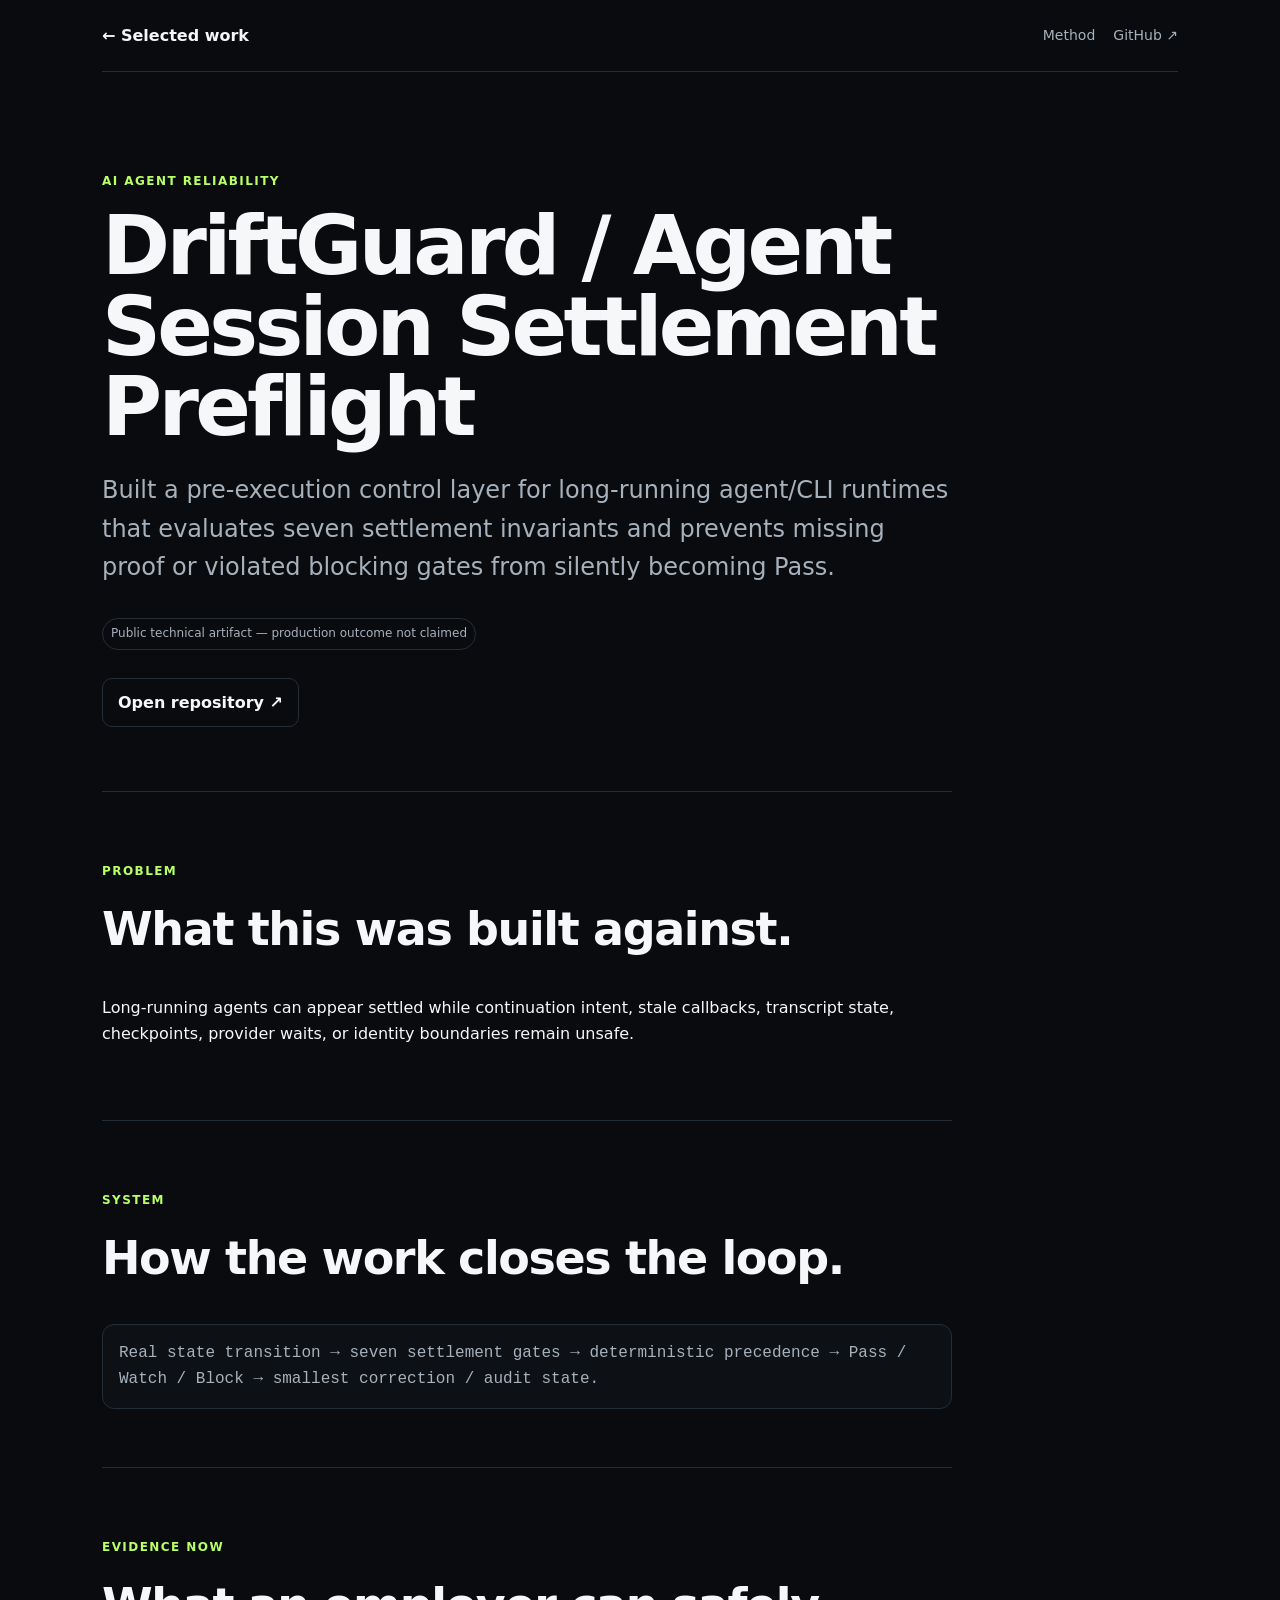
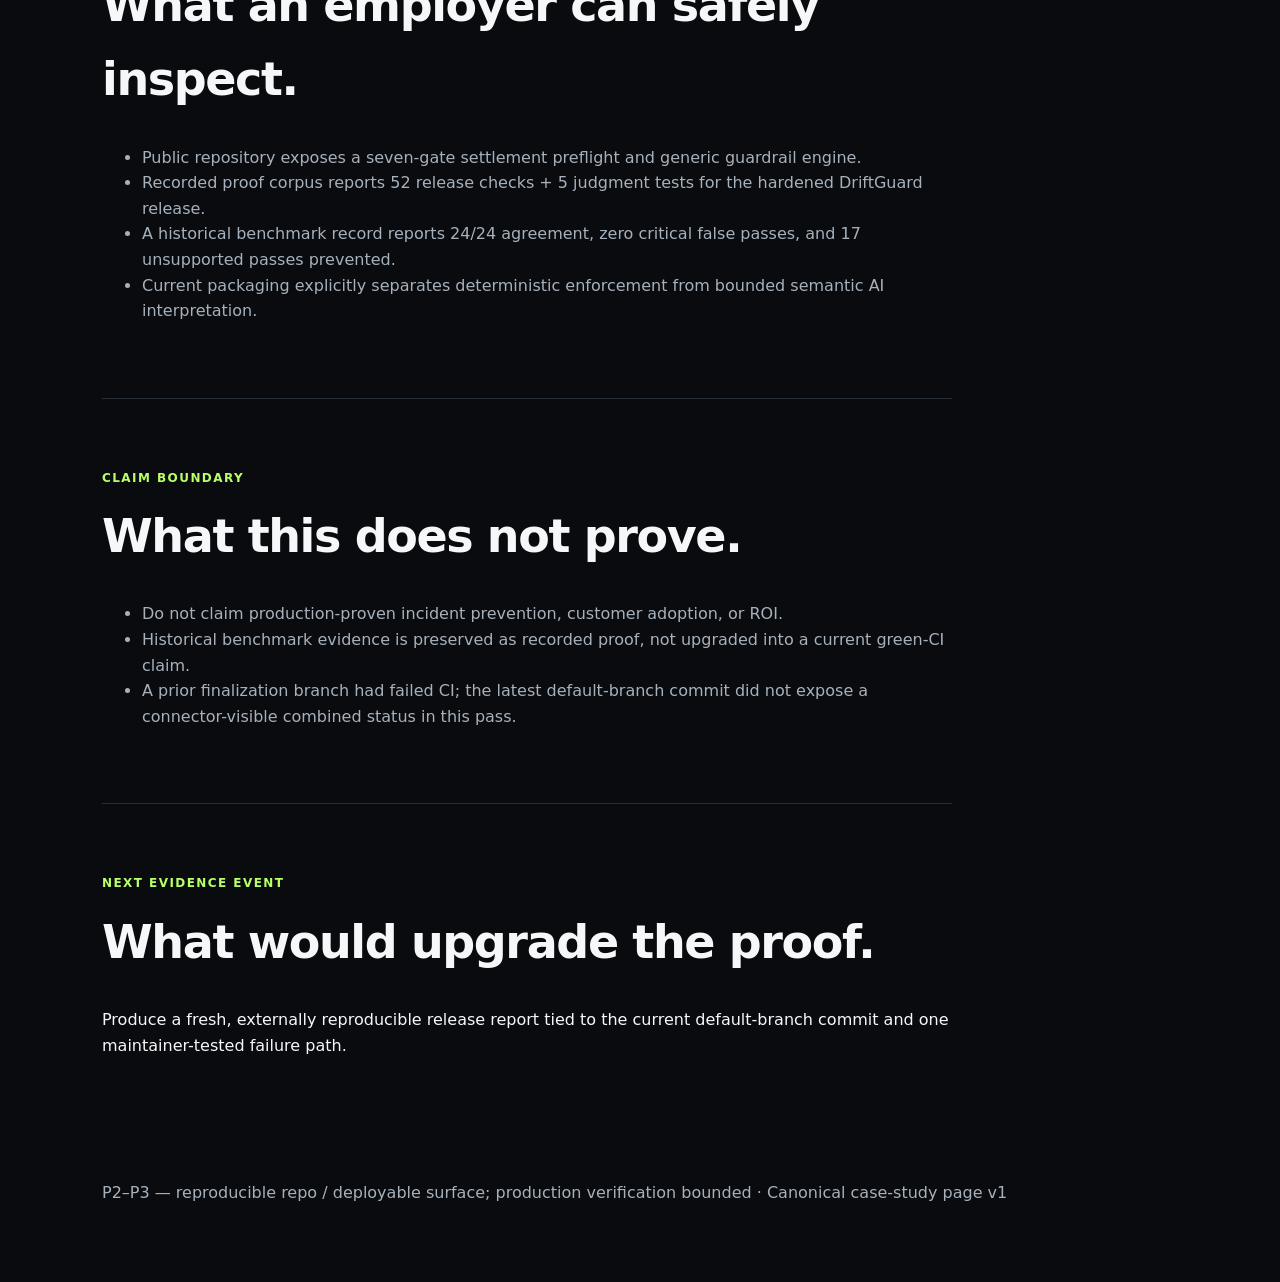
<file: proof/driftguard-agent-reliability.html>
<!doctype html><html lang="en"><head><meta charset="utf-8"><meta name="viewport" content="width=device-width,initial-scale=1"><title>DriftGuard / Agent Session Settlement Preflight — Proof</title><link rel="stylesheet" href="../styles.css"></head><body><div class="wrap"><nav><a class="brand" href="../index.html">← Selected work</a><div class="links"><a href="../method/reality-os.html">Method</a><a href="https://github.com/leadingproblemsolver" target="_blank" rel="noopener">GitHub ↗</a></div></nav><header class="hero case"><p class="eyebrow">AI Agent Reliability</p><h1>DriftGuard / Agent Session Settlement Preflight</h1><p class="lead">Built a pre-execution control layer for long-running agent/CLI runtimes that evaluates seven settlement invariants and prevents missing proof or violated blocking gates from silently becoming Pass.</p><span class="status">Public technical artifact — production outcome not claimed</span><div class="actions"><a class="btn" href="https://github.com/leadingproblemsolver/driftguard" target="_blank" rel="noopener">Open repository ↗</a></div></header><section class="case"><p class="eyebrow">Problem</p><h2>What this was built against.</h2><p>Long-running agents can appear settled while continuation intent, stale callbacks, transcript state, checkpoints, provider waits, or identity boundaries remain unsafe.</p></section><section class="case"><p class="eyebrow">System</p><h2>How the work closes the loop.</h2><div class="proofline">Real state transition → seven settlement gates → deterministic precedence → Pass / Watch / Block → smallest correction / audit state.</div></section><section class="case"><p class="eyebrow">Evidence now</p><h2>What an employer can safely inspect.</h2><ul><li>Public repository exposes a seven-gate settlement preflight and generic guardrail engine.</li><li>Recorded proof corpus reports 52 release checks + 5 judgment tests for the hardened DriftGuard release.</li><li>A historical benchmark record reports 24/24 agreement, zero critical false passes, and 17 unsupported passes prevented.</li><li>Current packaging explicitly separates deterministic enforcement from bounded semantic AI interpretation.</li></ul></section><section class="case"><p class="eyebrow">Claim boundary</p><h2>What this does not prove.</h2><ul><li>Do not claim production-proven incident prevention, customer adoption, or ROI.</li><li>Historical benchmark evidence is preserved as recorded proof, not upgraded into a current green-CI claim.</li><li>A prior finalization branch had failed CI; the latest default-branch commit did not expose a connector-visible combined status in this pass.</li></ul></section><section class="case"><p class="eyebrow">Next evidence event</p><h2>What would upgrade the proof.</h2><p>Produce a fresh, externally reproducible release report tied to the current default-branch commit and one maintainer-tested failure path.</p></section><footer>P2–P3 — reproducible repo / deployable surface; production verification bounded · Canonical case-study page v1</footer></div></body></html>
</file>
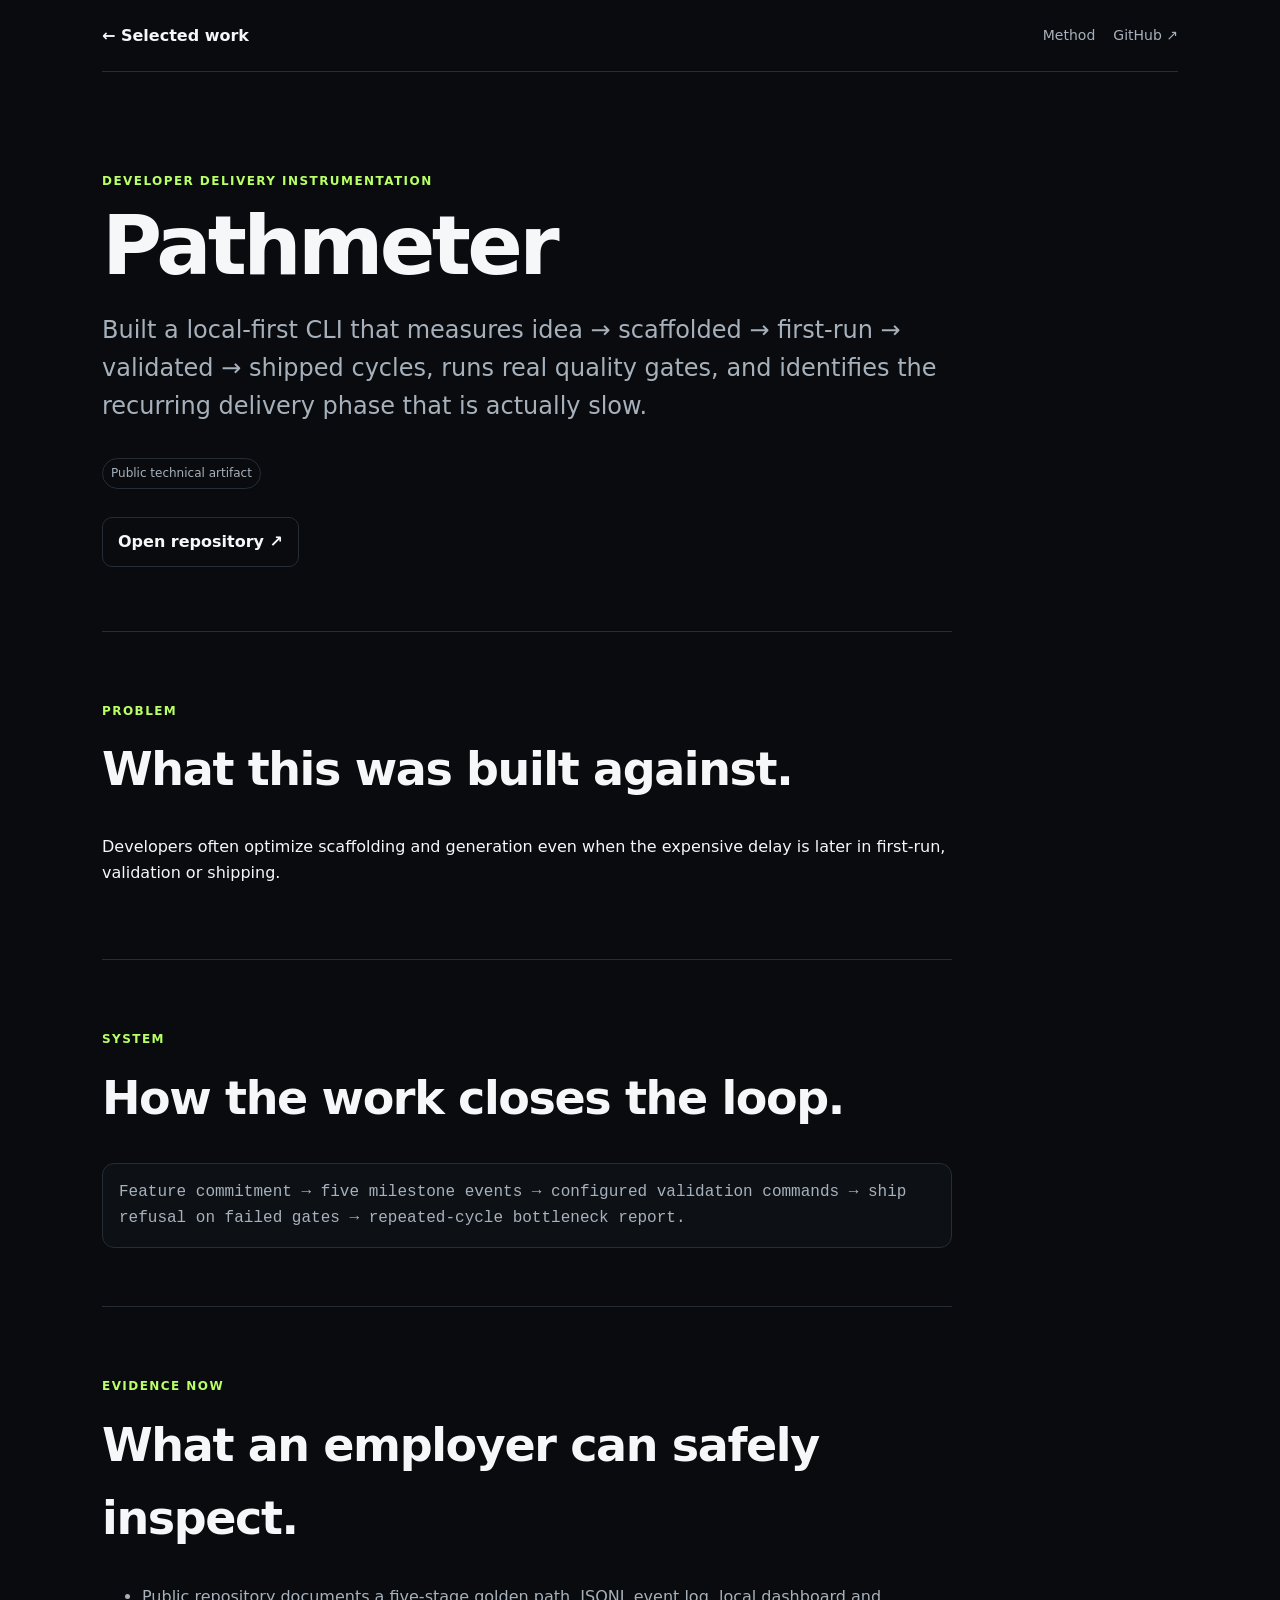
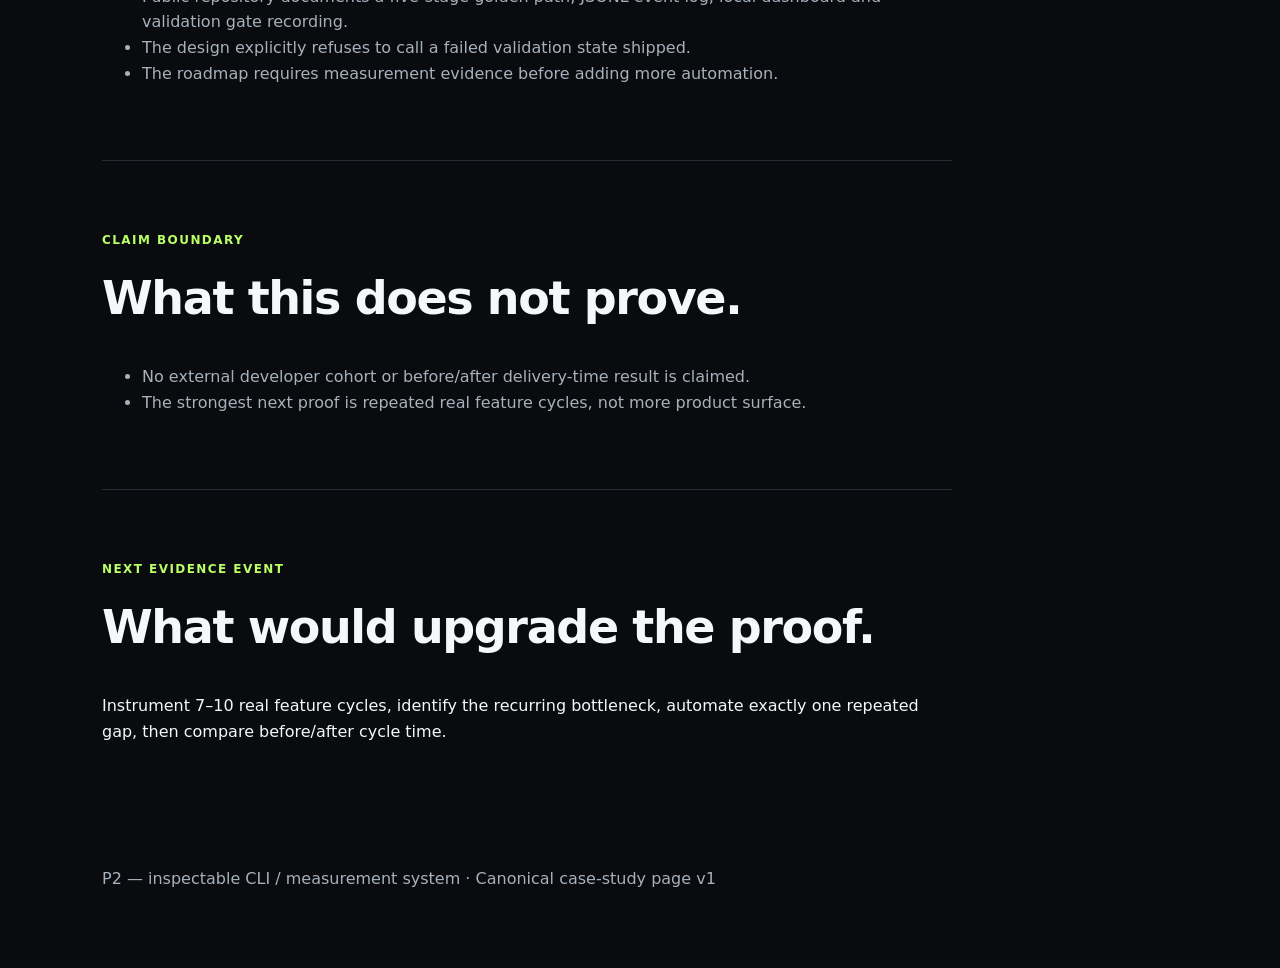
<file: proof/pathmeter.html>
<!doctype html><html lang="en"><head><meta charset="utf-8"><meta name="viewport" content="width=device-width,initial-scale=1"><title>Pathmeter — Proof</title><link rel="stylesheet" href="../styles.css"></head><body><div class="wrap"><nav><a class="brand" href="../index.html">← Selected work</a><div class="links"><a href="../method/reality-os.html">Method</a><a href="https://github.com/leadingproblemsolver" target="_blank" rel="noopener">GitHub ↗</a></div></nav><header class="hero case"><p class="eyebrow">Developer Delivery Instrumentation</p><h1>Pathmeter</h1><p class="lead">Built a local-first CLI that measures idea → scaffolded → first-run → validated → shipped cycles, runs real quality gates, and identifies the recurring delivery phase that is actually slow.</p><span class="status">Public technical artifact</span><div class="actions"><a class="btn" href="https://github.com/leadingproblemsolver/pathmeter" target="_blank" rel="noopener">Open repository ↗</a></div></header><section class="case"><p class="eyebrow">Problem</p><h2>What this was built against.</h2><p>Developers often optimize scaffolding and generation even when the expensive delay is later in first-run, validation or shipping.</p></section><section class="case"><p class="eyebrow">System</p><h2>How the work closes the loop.</h2><div class="proofline">Feature commitment → five milestone events → configured validation commands → ship refusal on failed gates → repeated-cycle bottleneck report.</div></section><section class="case"><p class="eyebrow">Evidence now</p><h2>What an employer can safely inspect.</h2><ul><li>Public repository documents a five-stage golden path, JSONL event log, local dashboard and validation gate recording.</li><li>The design explicitly refuses to call a failed validation state shipped.</li><li>The roadmap requires measurement evidence before adding more automation.</li></ul></section><section class="case"><p class="eyebrow">Claim boundary</p><h2>What this does not prove.</h2><ul><li>No external developer cohort or before/after delivery-time result is claimed.</li><li>The strongest next proof is repeated real feature cycles, not more product surface.</li></ul></section><section class="case"><p class="eyebrow">Next evidence event</p><h2>What would upgrade the proof.</h2><p>Instrument 7–10 real feature cycles, identify the recurring bottleneck, automate exactly one repeated gap, then compare before/after cycle time.</p></section><footer>P2 — inspectable CLI / measurement system · Canonical case-study page v1</footer></div></body></html>
</file>
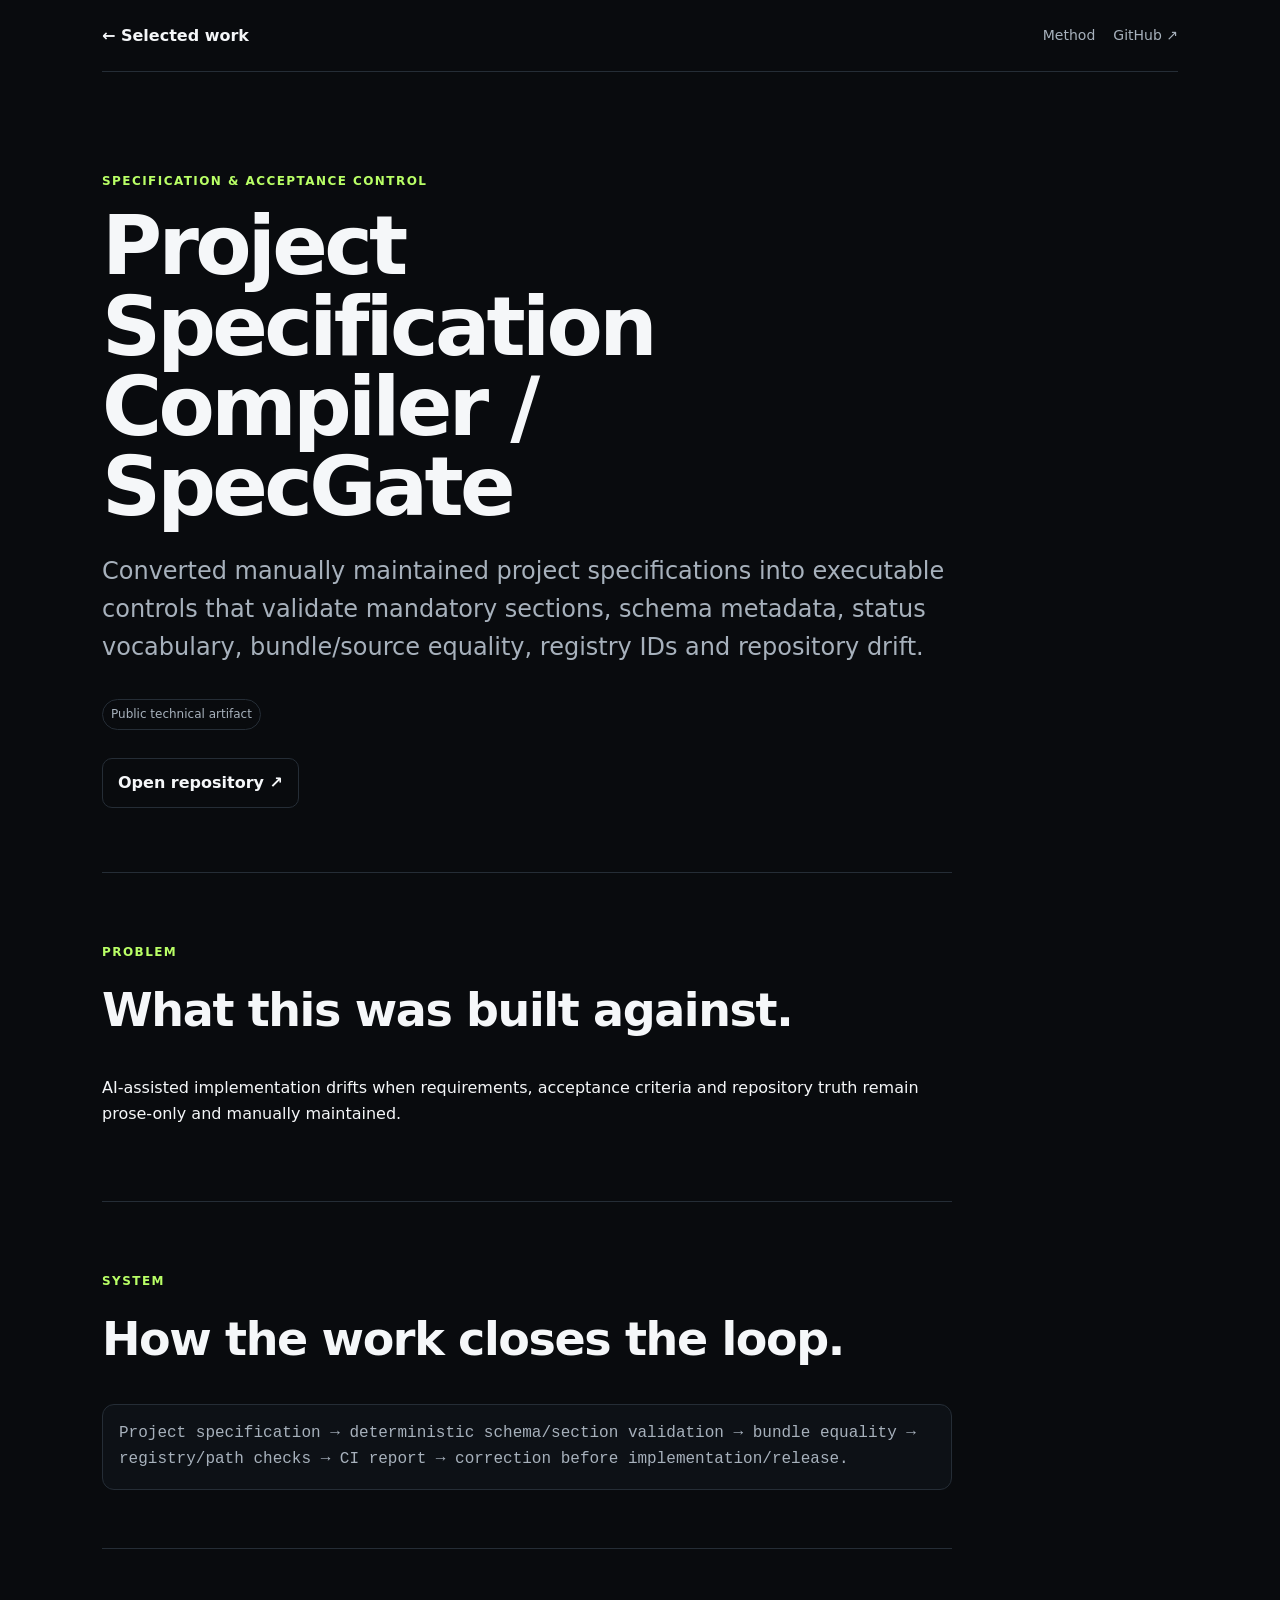
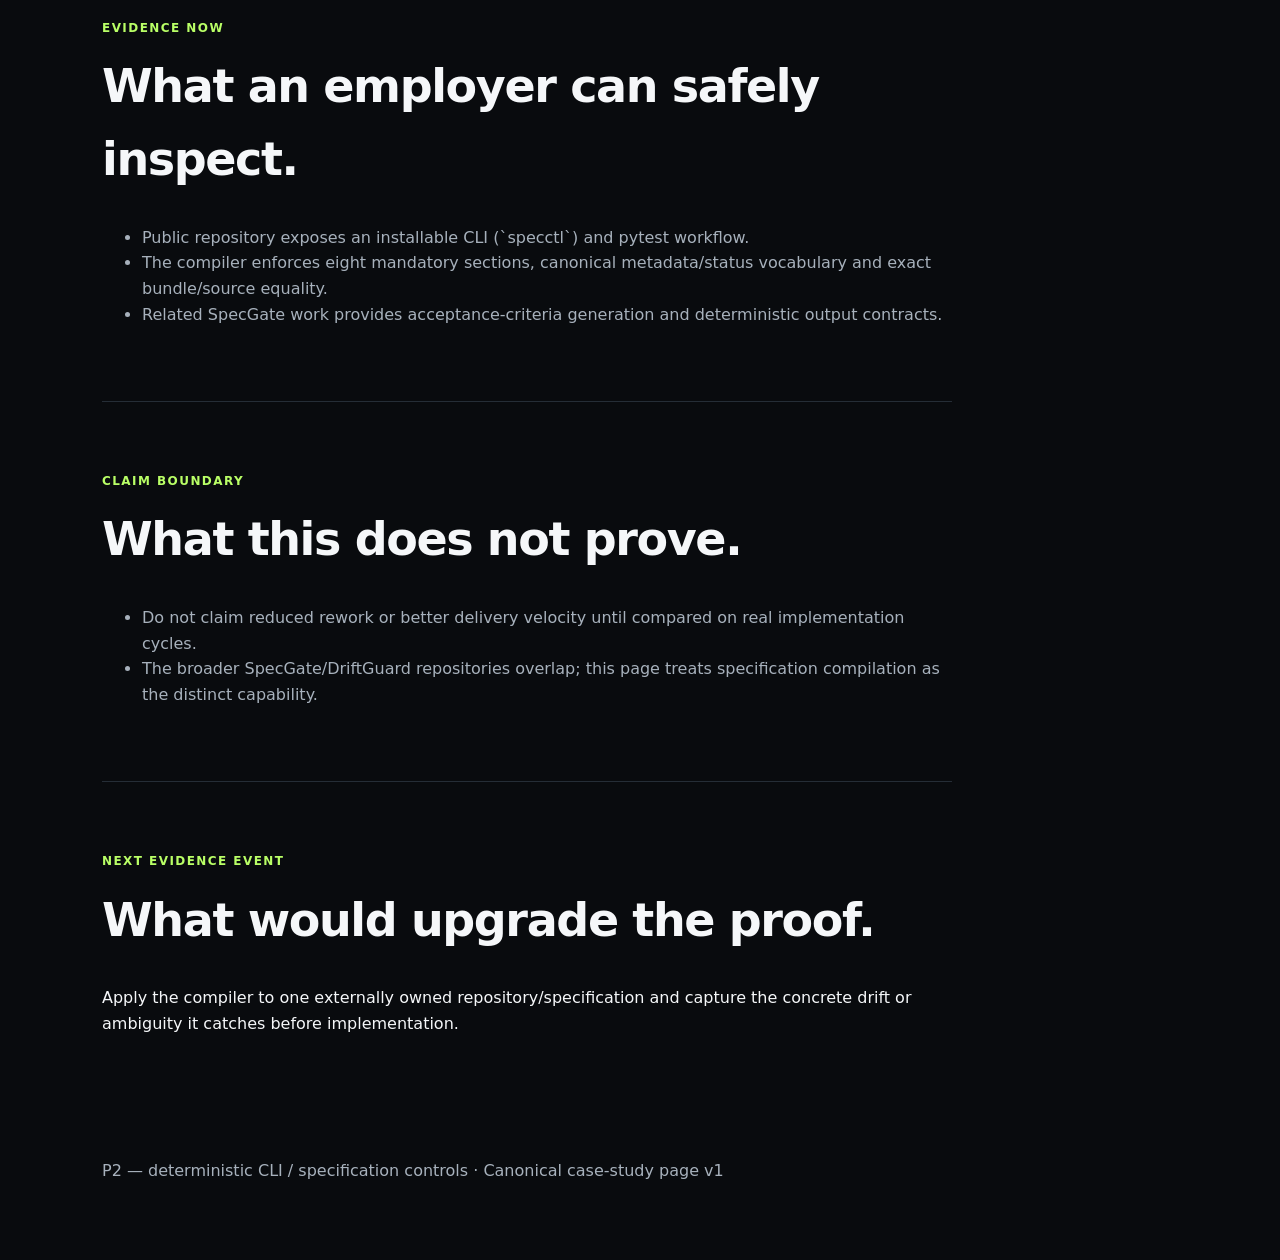
<file: proof/project-spec-compiler.html>
<!doctype html><html lang="en"><head><meta charset="utf-8"><meta name="viewport" content="width=device-width,initial-scale=1"><title>Project Specification Compiler / SpecGate — Proof</title><link rel="stylesheet" href="../styles.css"></head><body><div class="wrap"><nav><a class="brand" href="../index.html">← Selected work</a><div class="links"><a href="../method/reality-os.html">Method</a><a href="https://github.com/leadingproblemsolver" target="_blank" rel="noopener">GitHub ↗</a></div></nav><header class="hero case"><p class="eyebrow">Specification &amp; Acceptance Control</p><h1>Project Specification Compiler / SpecGate</h1><p class="lead">Converted manually maintained project specifications into executable controls that validate mandatory sections, schema metadata, status vocabulary, bundle/source equality, registry IDs and repository drift.</p><span class="status">Public technical artifact</span><div class="actions"><a class="btn" href="https://github.com/leadingproblemsolver/project-spec-compiler" target="_blank" rel="noopener">Open repository ↗</a></div></header><section class="case"><p class="eyebrow">Problem</p><h2>What this was built against.</h2><p>AI-assisted implementation drifts when requirements, acceptance criteria and repository truth remain prose-only and manually maintained.</p></section><section class="case"><p class="eyebrow">System</p><h2>How the work closes the loop.</h2><div class="proofline">Project specification → deterministic schema/section validation → bundle equality → registry/path checks → CI report → correction before implementation/release.</div></section><section class="case"><p class="eyebrow">Evidence now</p><h2>What an employer can safely inspect.</h2><ul><li>Public repository exposes an installable CLI (`specctl`) and pytest workflow.</li><li>The compiler enforces eight mandatory sections, canonical metadata/status vocabulary and exact bundle/source equality.</li><li>Related SpecGate work provides acceptance-criteria generation and deterministic output contracts.</li></ul></section><section class="case"><p class="eyebrow">Claim boundary</p><h2>What this does not prove.</h2><ul><li>Do not claim reduced rework or better delivery velocity until compared on real implementation cycles.</li><li>The broader SpecGate/DriftGuard repositories overlap; this page treats specification compilation as the distinct capability.</li></ul></section><section class="case"><p class="eyebrow">Next evidence event</p><h2>What would upgrade the proof.</h2><p>Apply the compiler to one externally owned repository/specification and capture the concrete drift or ambiguity it catches before implementation.</p></section><footer>P2 — deterministic CLI / specification controls · Canonical case-study page v1</footer></div></body></html>
</file>
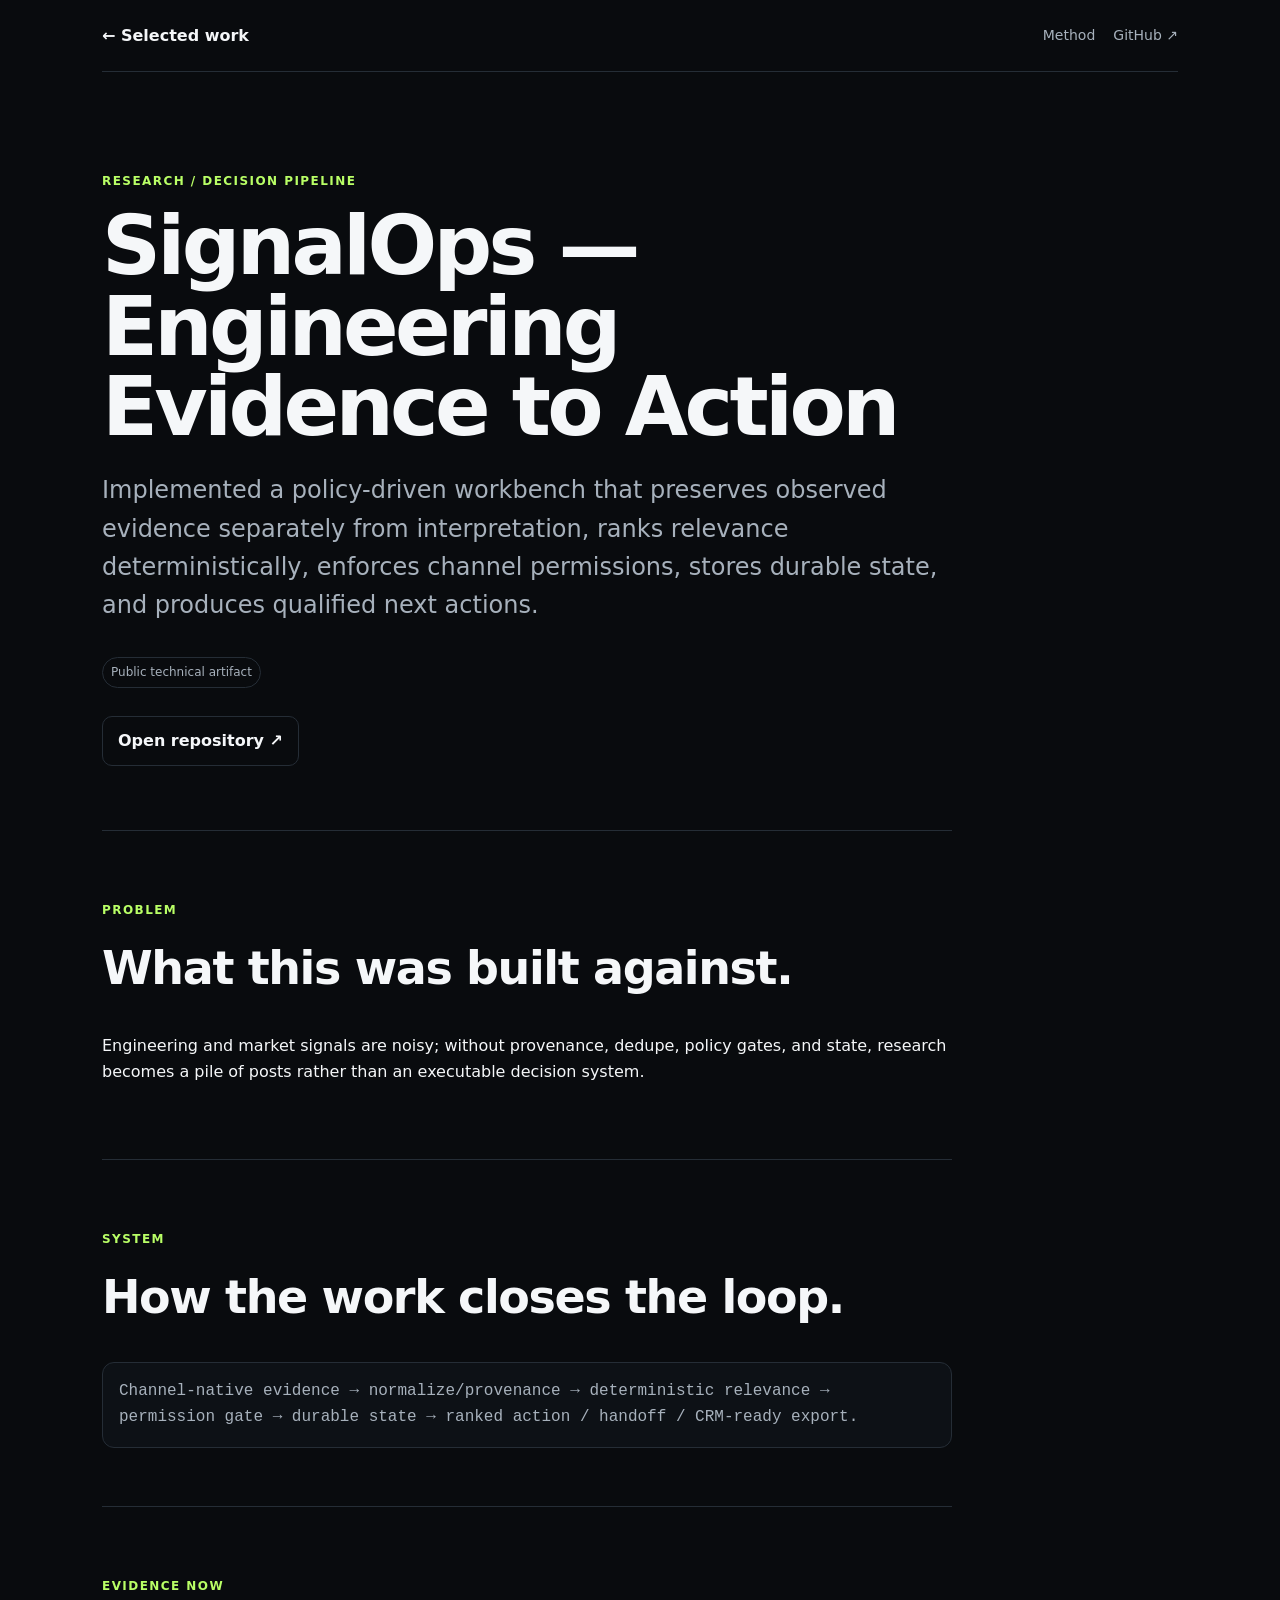
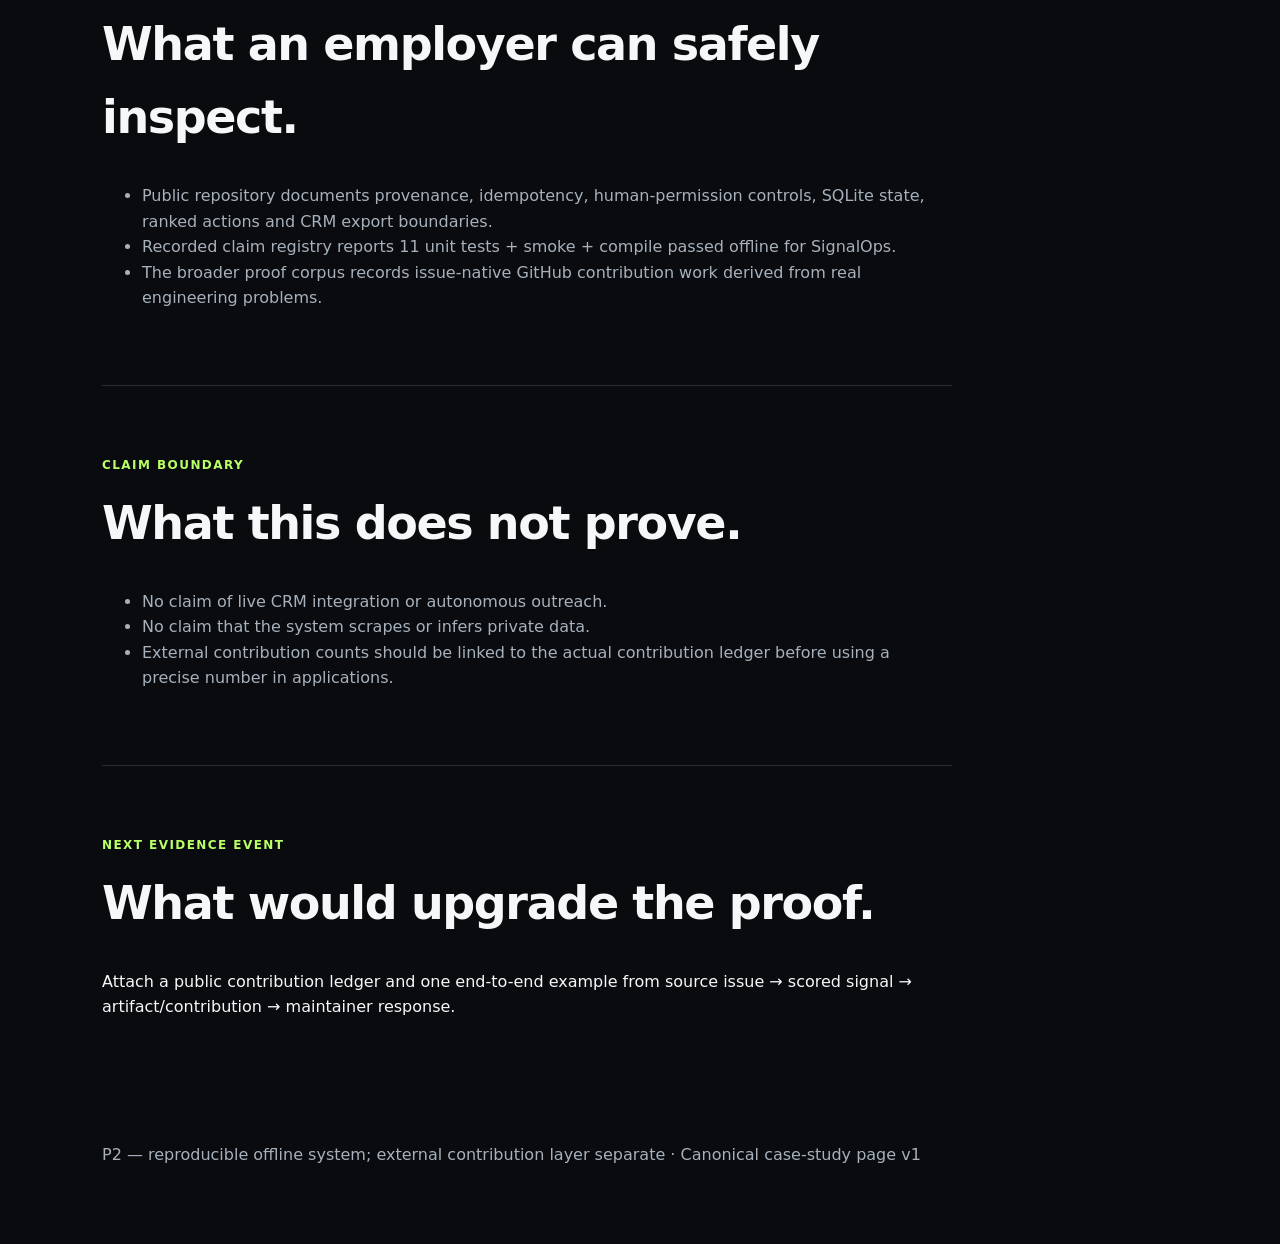
<file: proof/signalops.html>
<!doctype html><html lang="en"><head><meta charset="utf-8"><meta name="viewport" content="width=device-width,initial-scale=1"><title>SignalOps — Engineering Evidence to Action — Proof</title><link rel="stylesheet" href="../styles.css"></head><body><div class="wrap"><nav><a class="brand" href="../index.html">← Selected work</a><div class="links"><a href="../method/reality-os.html">Method</a><a href="https://github.com/leadingproblemsolver" target="_blank" rel="noopener">GitHub ↗</a></div></nav><header class="hero case"><p class="eyebrow">Research / Decision Pipeline</p><h1>SignalOps — Engineering Evidence to Action</h1><p class="lead">Implemented a policy-driven workbench that preserves observed evidence separately from interpretation, ranks relevance deterministically, enforces channel permissions, stores durable state, and produces qualified next actions.</p><span class="status">Public technical artifact</span><div class="actions"><a class="btn" href="https://github.com/leadingproblemsolver/signalops-workbench" target="_blank" rel="noopener">Open repository ↗</a></div></header><section class="case"><p class="eyebrow">Problem</p><h2>What this was built against.</h2><p>Engineering and market signals are noisy; without provenance, dedupe, policy gates, and state, research becomes a pile of posts rather than an executable decision system.</p></section><section class="case"><p class="eyebrow">System</p><h2>How the work closes the loop.</h2><div class="proofline">Channel-native evidence → normalize/provenance → deterministic relevance → permission gate → durable state → ranked action / handoff / CRM-ready export.</div></section><section class="case"><p class="eyebrow">Evidence now</p><h2>What an employer can safely inspect.</h2><ul><li>Public repository documents provenance, idempotency, human-permission controls, SQLite state, ranked actions and CRM export boundaries.</li><li>Recorded claim registry reports 11 unit tests + smoke + compile passed offline for SignalOps.</li><li>The broader proof corpus records issue-native GitHub contribution work derived from real engineering problems.</li></ul></section><section class="case"><p class="eyebrow">Claim boundary</p><h2>What this does not prove.</h2><ul><li>No claim of live CRM integration or autonomous outreach.</li><li>No claim that the system scrapes or infers private data.</li><li>External contribution counts should be linked to the actual contribution ledger before using a precise number in applications.</li></ul></section><section class="case"><p class="eyebrow">Next evidence event</p><h2>What would upgrade the proof.</h2><p>Attach a public contribution ledger and one end-to-end example from source issue → scored signal → artifact/contribution → maintainer response.</p></section><footer>P2 — reproducible offline system; external contribution layer separate · Canonical case-study page v1</footer></div></body></html>
</file>
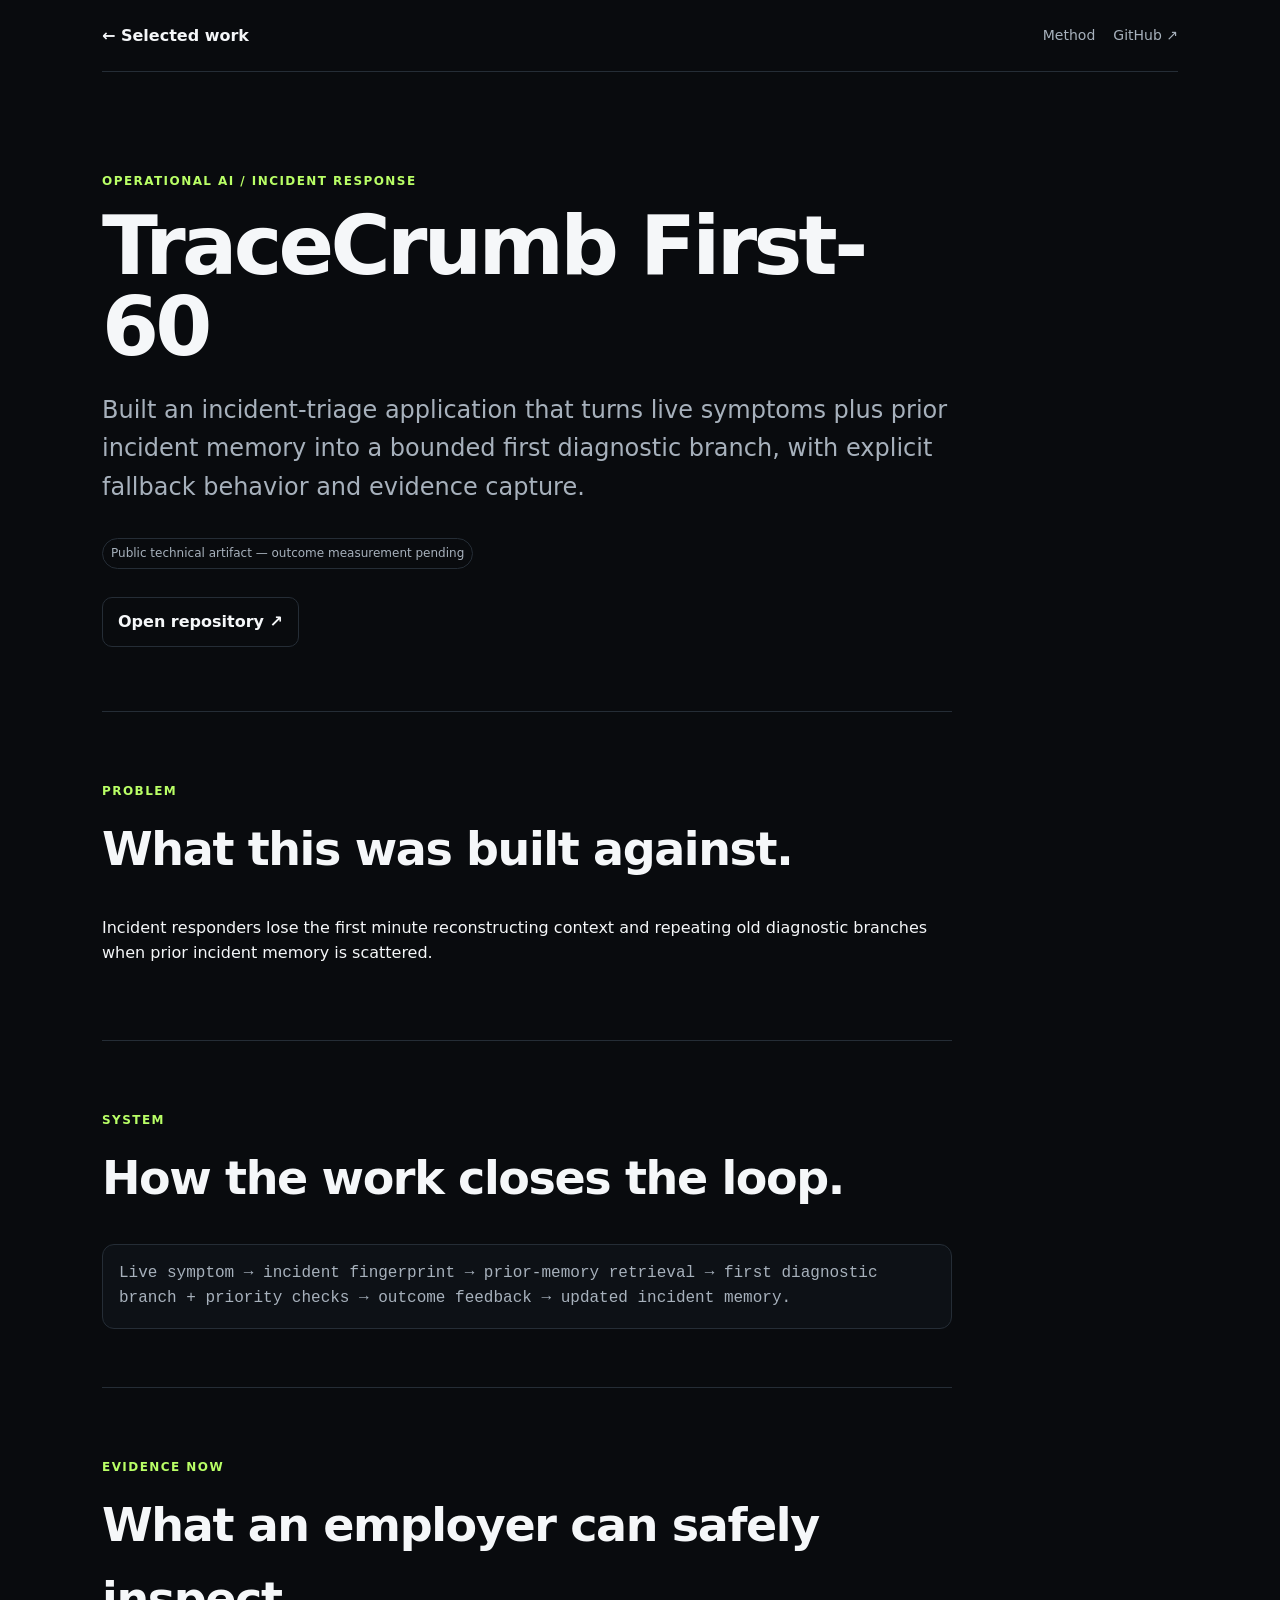
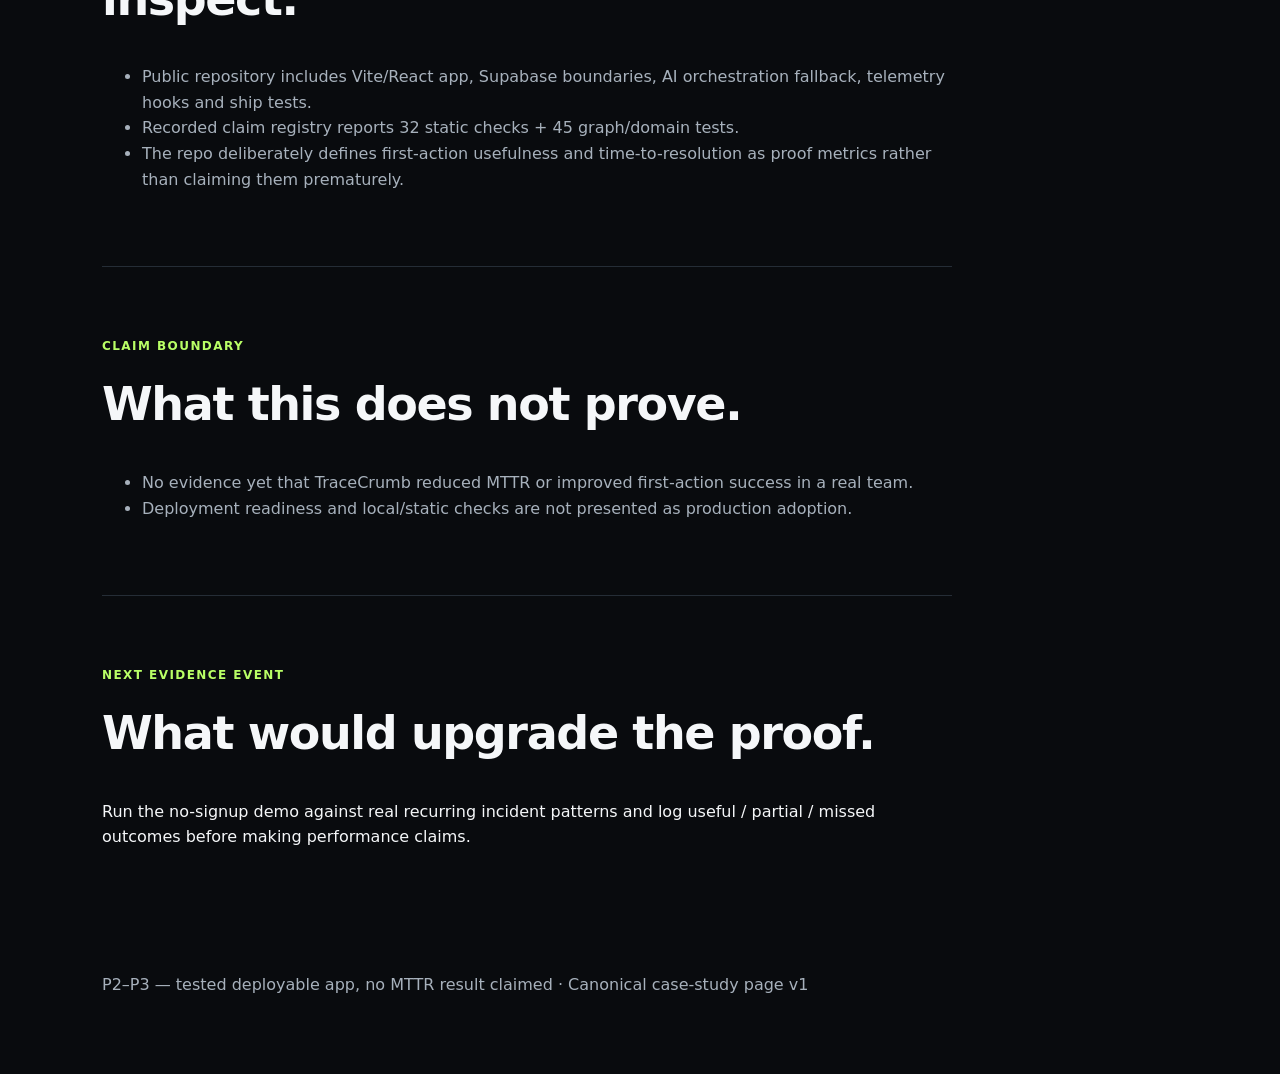
<file: proof/tracecrumb.html>
<!doctype html><html lang="en"><head><meta charset="utf-8"><meta name="viewport" content="width=device-width,initial-scale=1"><title>TraceCrumb First-60 — Proof</title><link rel="stylesheet" href="../styles.css"></head><body><div class="wrap"><nav><a class="brand" href="../index.html">← Selected work</a><div class="links"><a href="../method/reality-os.html">Method</a><a href="https://github.com/leadingproblemsolver" target="_blank" rel="noopener">GitHub ↗</a></div></nav><header class="hero case"><p class="eyebrow">Operational AI / Incident Response</p><h1>TraceCrumb First-60</h1><p class="lead">Built an incident-triage application that turns live symptoms plus prior incident memory into a bounded first diagnostic branch, with explicit fallback behavior and evidence capture.</p><span class="status">Public technical artifact — outcome measurement pending</span><div class="actions"><a class="btn" href="https://github.com/leadingproblemsolver/TraceCrumb" target="_blank" rel="noopener">Open repository ↗</a></div></header><section class="case"><p class="eyebrow">Problem</p><h2>What this was built against.</h2><p>Incident responders lose the first minute reconstructing context and repeating old diagnostic branches when prior incident memory is scattered.</p></section><section class="case"><p class="eyebrow">System</p><h2>How the work closes the loop.</h2><div class="proofline">Live symptom → incident fingerprint → prior-memory retrieval → first diagnostic branch + priority checks → outcome feedback → updated incident memory.</div></section><section class="case"><p class="eyebrow">Evidence now</p><h2>What an employer can safely inspect.</h2><ul><li>Public repository includes Vite/React app, Supabase boundaries, AI orchestration fallback, telemetry hooks and ship tests.</li><li>Recorded claim registry reports 32 static checks + 45 graph/domain tests.</li><li>The repo deliberately defines first-action usefulness and time-to-resolution as proof metrics rather than claiming them prematurely.</li></ul></section><section class="case"><p class="eyebrow">Claim boundary</p><h2>What this does not prove.</h2><ul><li>No evidence yet that TraceCrumb reduced MTTR or improved first-action success in a real team.</li><li>Deployment readiness and local/static checks are not presented as production adoption.</li></ul></section><section class="case"><p class="eyebrow">Next evidence event</p><h2>What would upgrade the proof.</h2><p>Run the no-signup demo against real recurring incident patterns and log useful / partial / missed outcomes before making performance claims.</p></section><footer>P2–P3 — tested deployable app, no MTTR result claimed · Canonical case-study page v1</footer></div></body></html>
</file>
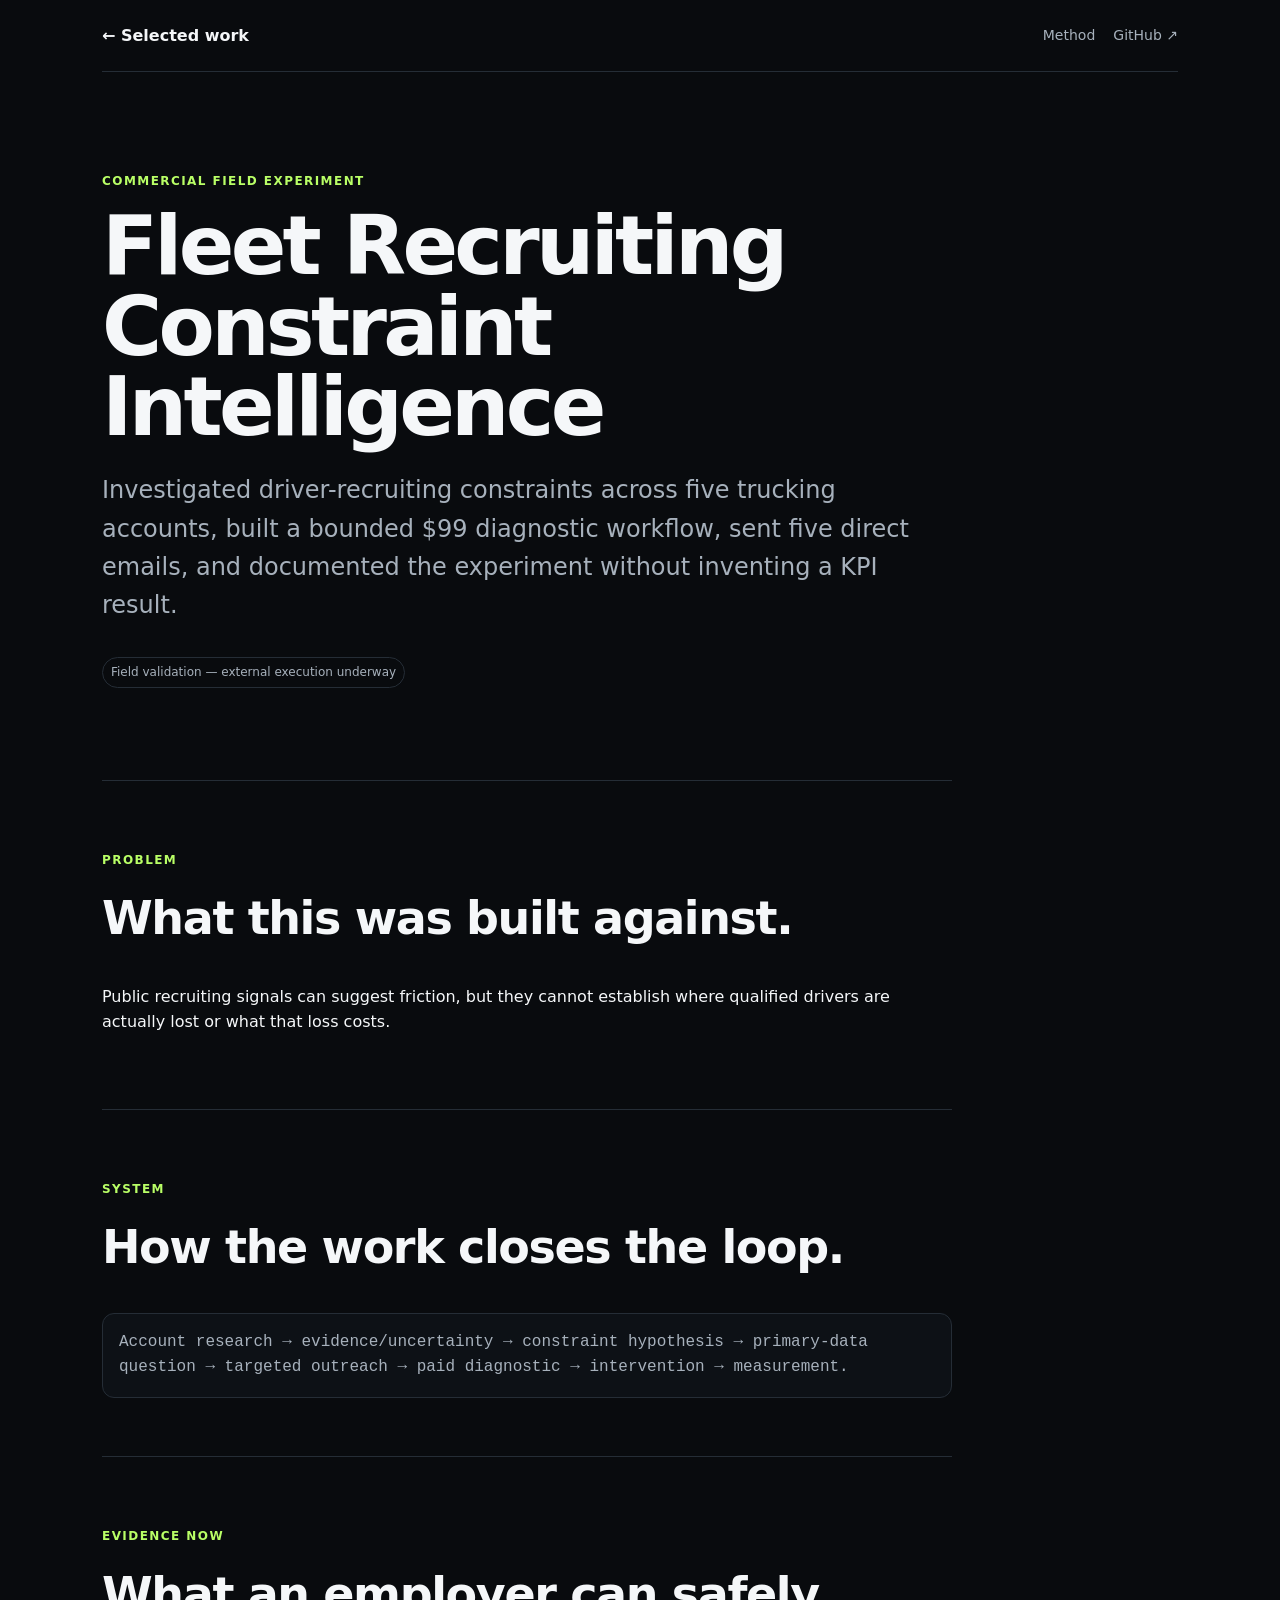
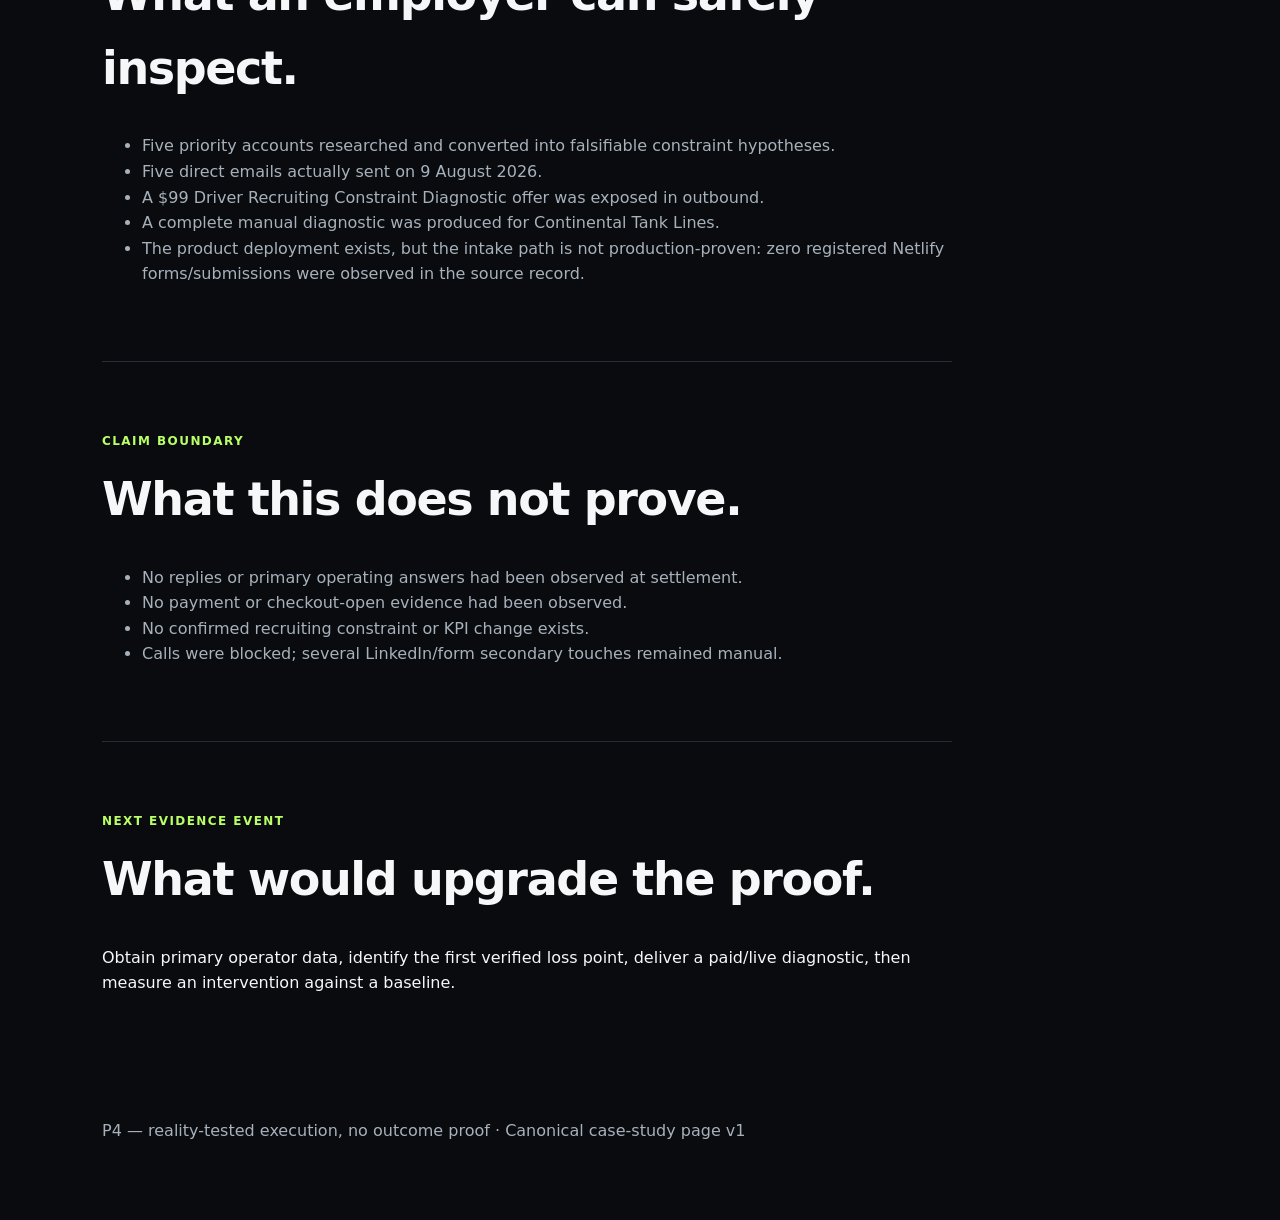
<file: proof/trucking-constraint-intelligence.html>
<!doctype html><html lang="en"><head><meta charset="utf-8"><meta name="viewport" content="width=device-width,initial-scale=1"><title>Fleet Recruiting Constraint Intelligence — Proof</title><link rel="stylesheet" href="../styles.css"></head><body><div class="wrap"><nav><a class="brand" href="../index.html">← Selected work</a><div class="links"><a href="../method/reality-os.html">Method</a><a href="https://github.com/leadingproblemsolver" target="_blank" rel="noopener">GitHub ↗</a></div></nav><header class="hero case"><p class="eyebrow">Commercial Field Experiment</p><h1>Fleet Recruiting Constraint Intelligence</h1><p class="lead">Investigated driver-recruiting constraints across five trucking accounts, built a bounded $99 diagnostic workflow, sent five direct emails, and documented the experiment without inventing a KPI result.</p><span class="status">Field validation — external execution underway</span><div class="actions"></div></header><section class="case"><p class="eyebrow">Problem</p><h2>What this was built against.</h2><p>Public recruiting signals can suggest friction, but they cannot establish where qualified drivers are actually lost or what that loss costs.</p></section><section class="case"><p class="eyebrow">System</p><h2>How the work closes the loop.</h2><div class="proofline">Account research → evidence/uncertainty → constraint hypothesis → primary-data question → targeted outreach → paid diagnostic → intervention → measurement.</div></section><section class="case"><p class="eyebrow">Evidence now</p><h2>What an employer can safely inspect.</h2><ul><li>Five priority accounts researched and converted into falsifiable constraint hypotheses.</li><li>Five direct emails actually sent on 9 August 2026.</li><li>A $99 Driver Recruiting Constraint Diagnostic offer was exposed in outbound.</li><li>A complete manual diagnostic was produced for Continental Tank Lines.</li><li>The product deployment exists, but the intake path is not production-proven: zero registered Netlify forms/submissions were observed in the source record.</li></ul></section><section class="case"><p class="eyebrow">Claim boundary</p><h2>What this does not prove.</h2><ul><li>No replies or primary operating answers had been observed at settlement.</li><li>No payment or checkout-open evidence had been observed.</li><li>No confirmed recruiting constraint or KPI change exists.</li><li>Calls were blocked; several LinkedIn/form secondary touches remained manual.</li></ul></section><section class="case"><p class="eyebrow">Next evidence event</p><h2>What would upgrade the proof.</h2><p>Obtain primary operator data, identify the first verified loss point, deliver a paid/live diagnostic, then measure an intervention against a baseline.</p></section><footer>P4 — reality-tested execution, no outcome proof · Canonical case-study page v1</footer></div></body></html>
</file>
<file: styles.css>
:root{--bg:#090b0e;--panel:#11151a;--text:#f5f7f9;--muted:#a7b1bc;--line:#252d36;--accent:#b9ff66;--blue:#7dd3fc;--warn:#ffd166;--max:1120px}
*{box-sizing:border-box}html{scroll-behavior:smooth}body{margin:0;background:var(--bg);color:var(--text);font:16px/1.6 Inter,ui-sans-serif,system-ui,-apple-system,BlinkMacSystemFont,"Segoe UI",sans-serif}a{color:inherit}.wrap{max-width:var(--max);margin:auto;padding:0 22px}nav{min-height:72px;display:flex;align-items:center;justify-content:space-between;border-bottom:1px solid var(--line);gap:20px}.brand{font-weight:800;text-decoration:none}.links{display:flex;gap:18px;color:var(--muted);font-size:14px;flex-wrap:wrap}.links a{text-decoration:none}.hero{padding:88px 0 64px}.eyebrow,.ey,.kicker,.tag{font-size:12px;font-weight:800;letter-spacing:.12em;text-transform:uppercase;color:var(--accent)}h1{font-size:clamp(44px,7.6vw,82px);line-height:.98;max-width:1030px;margin:15px 0 22px;letter-spacing:-.045em}h2{font-size:clamp(30px,4vw,46px);letter-spacing:-.03em;margin:8px 0 28px}h3{margin:.4rem 0}.lead{max-width:850px;font-size:clamp(19px,2.2vw,24px);color:var(--muted)}.actions{display:flex;gap:12px;flex-wrap:wrap;margin-top:28px}.btn{display:inline-block;padding:11px 15px;border-radius:10px;text-decoration:none;font-weight:750;border:1px solid var(--line)}.btn.primary{background:var(--accent);color:#0a0d08;border-color:var(--accent)}section{padding:58px 0;border-top:1px solid var(--line)}.proofs,.grid{display:grid;grid-template-columns:repeat(2,1fr);gap:16px}.grid3{display:grid;grid-template-columns:repeat(3,1fr);gap:16px}.proof,.panel,.card{border:1px solid var(--line);background:var(--panel);border-radius:16px;padding:22px}.proof{text-decoration:none;display:flex;min-height:270px;flex-direction:column;justify-content:space-between}.proof:hover,.card:hover{border-color:#596574}.proof p,.muted,.small,.card p{color:var(--muted)}.small{font-size:14px}.status{display:inline-flex;padding:5px 8px;border:1px solid var(--line);border-radius:999px;color:var(--muted);font-size:12px;margin-top:8px}.open{font-weight:800;color:var(--accent)}.boundary{padding:22px;border-left:3px solid var(--accent);background:var(--panel);color:var(--muted);max-width:900px}.proofline{font-family:ui-monospace,SFMono-Regular,Menlo,monospace;color:var(--muted);white-space:pre-wrap;background:#0d1116;border:1px solid var(--line);border-radius:12px;padding:16px}.case{max-width:850px}.case ul{color:var(--muted)}table{width:100%;border-collapse:collapse}th,td{padding:12px 10px;border-bottom:1px solid var(--line);text-align:left;vertical-align:top}th{color:var(--accent);font-size:12px;text-transform:uppercase;letter-spacing:.08em}.metricrow{display:grid;grid-template-columns:repeat(4,1fr);gap:12px;margin-top:28px}.metric{border-top:1px solid var(--line);padding-top:12px}.metric b{display:block;font-size:26px}.metric span{color:var(--muted);font-size:13px}.callout{border:1px solid var(--line);border-radius:16px;padding:22px;background:#0d1116}.route{color:var(--blue);font-family:ui-monospace,SFMono-Regular,Menlo,monospace}.footer-nav{display:flex;gap:16px;flex-wrap:wrap;margin-top:24px}footer{padding:48px 0 76px;color:var(--muted)}@media(max-width:760px){.proofs,.grid,.grid3,.metricrow{grid-template-columns:1fr}.links{font-size:13px}nav{align-items:flex-start;padding:18px 0}.hero{padding-top:64px}table{display:block;overflow-x:auto;white-space:normal}}
</file>
